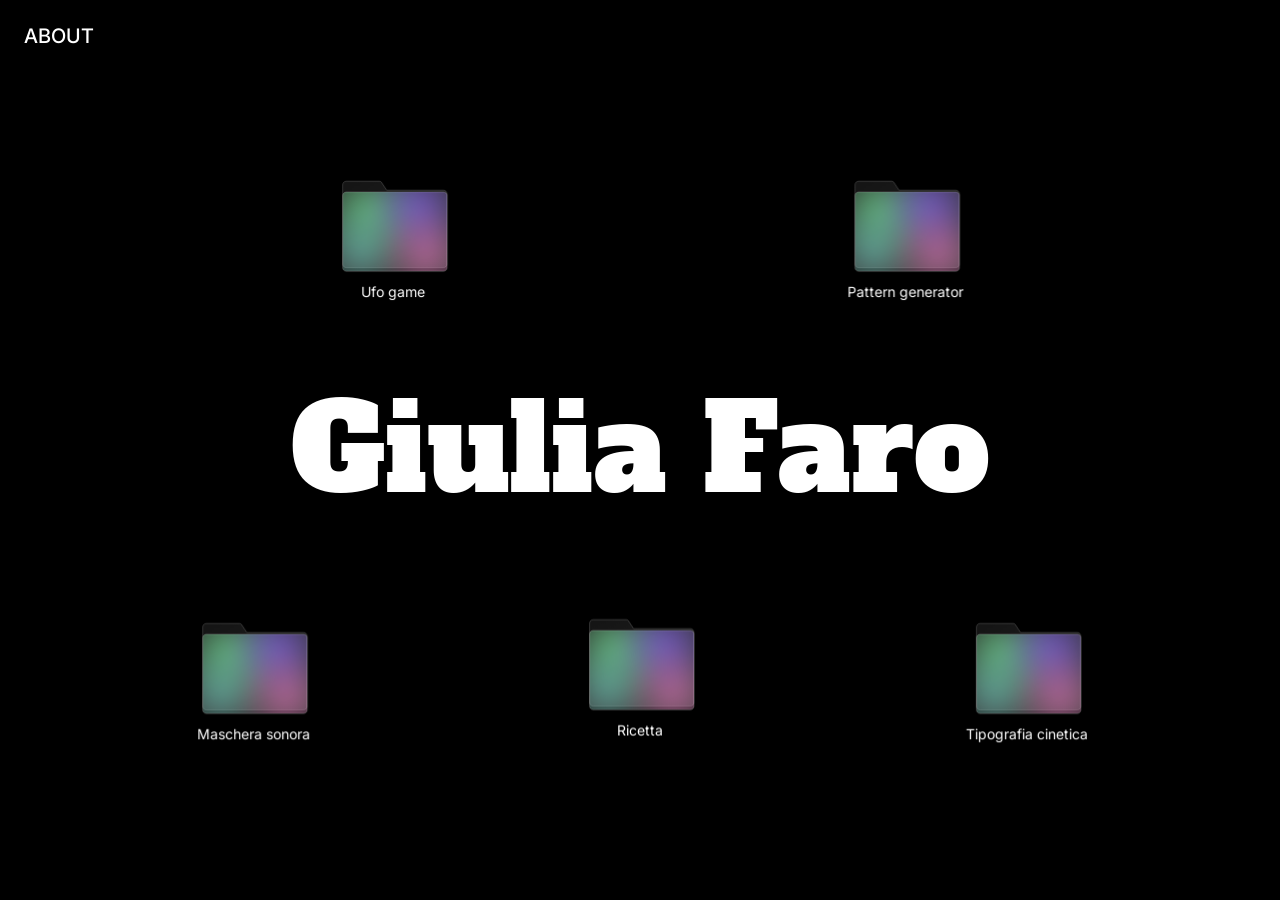
<file: index.html>
<!DOCTYPE html>
<html lang="it">
<head>
  <meta charset="UTF-8">
  <meta name="viewport" content="width=device-width, initial-scale=1.0">
  <title>Giulia Faro</title>
  <link rel="preconnect" href="https://fonts.googleapis.com">
  <link rel="preconnect" href="https://fonts.gstatic.com" crossorigin>
  <link href="https://fonts.googleapis.com/css2?family=Alfa+Slab+One&family=Inter:wght@400;500&display=swap" rel="stylesheet">
  <style>
    * {
      margin: 0;
      padding: 0;
      box-sizing: border-box;
    }

    body {
      background: #000;
      color: #fff;
      font-family: 'Inter', sans-serif;
      width: 100vw;
      height: 100vh;
      overflow: hidden;
      position: relative;
      padding: 30px;
    }

    #about {
      position: fixed;
      top: 24px;
      left: 24px;
      font-family: 'Inter', sans-serif;
      font-size: 20px;
      font-weight: 500;
      color: #fff;
      text-transform: uppercase;
      z-index: 10;
      text-decoration: none;
      cursor: pointer;
    }

    #about:hover {
      opacity: 0.6;
    }

    #title {
      position: absolute;
      top: 50%;
      left: 50%;
      transform: translate(-50%, -50%);
      font-family: 'Alfa Slab One', serif;
      font-size: clamp(48px, 10vw, 120px);
      color: #fff;
      text-align: center;
      z-index: 1;
      pointer-events: none;
      white-space: nowrap;
    }

    #folders {
      position: absolute;
      top: 0;
      left: 0;
      width: 100%;
      height: 100%;
      z-index: 5;
    }

    .folder {
      position: absolute;
      cursor: pointer;
      display: flex;
      flex-direction: column;
      align-items: center;
      gap: 2px;
      user-select: none;
      will-change: filter, transform;
    }

    .folder svg {
      width: 130px;
      height: 108px;
      display: block;
    }

    .folder-label {
      font-family: 'Inter', sans-serif;
      font-size: 14px;
      color: #fff;
      text-align: center;
      line-height: 1.2;
      max-width: 140px;
    }

    @media (max-width: 768px) {
      .folder svg {
        width: 90px;
        height: 75px;
      }
      .folder-label {
        font-size: 12px;
        max-width: 110px;
      }
    }
  </style>
</head>
<body>
  <a id="about" href="about.html">about</a>
  <div id="title">Giulia Faro</div>
  <div id="folders"></div>
  <script>
    const folders = [
      { name: 'Ufo game', path: 'marionetta 1/index.html' },
      { name: 'Maschera sonora', path: 'maschera sonora 1/index.html' },
      { name: 'Pattern generator', path: 'pattern esercizio 1/index.html' },
      { name: 'Ricetta', path: 'ricetta pasta al pesto 2 1/index.html' },
      { name: 'Tipografia cinetica', path: 'tipografia cinetica 1/index.html' },
    ];

    const folderSvg = `<svg viewBox="0 0 72 60" xmlns="http://www.w3.org/2000/svg">
      <defs>
        <filter id="blur">
          <feGaussianBlur stdDeviation="6"/>
        </filter>
        <clipPath id="folderClip">
          <path d="M8 12C8 10.8954 8.89543 10 10 10H64C65.1046 10 66 10.8954 66 12V52C66 53.1046 65.1046 54 64 54H10C8.89543 54 8 53.1046 8 52V12Z"/>
        </clipPath>
        <linearGradient id="g" x1="0" y1="0" x2="0.6" y2="1">
          <stop offset="0%" stop-color="#ffffff" stop-opacity="0.08"/>
          <stop offset="100%" stop-color="#ffffff" stop-opacity="0.14"/>
        </linearGradient>
        <radialGradient id="h1" cx="0.5" cy="0.5" r="0.5">
          <stop offset="0%" stop-color="#ff6ec7" stop-opacity="0.75">
            <animate attributeName="stop-color" values="#ff6ec7;#50ff8a;#50d0ff;#ff6ec7" dur="4s" repeatCount="indefinite"/>
          </stop>
          <stop offset="100%" stop-color="#ff6ec7" stop-opacity="0">
            <animate attributeName="stop-color" values="#ff6ec7;#50ff8a;#50d0ff;#ff6ec7" dur="4s" repeatCount="indefinite"/>
          </stop>
        </radialGradient>
        <radialGradient id="h2" cx="0.5" cy="0.5" r="0.5">
          <stop offset="0%" stop-color="#50d0ff" stop-opacity="0.7">
            <animate attributeName="stop-color" values="#50d0ff;#a050ff;#50ff8a;#50d0ff" dur="4s" repeatCount="indefinite"/>
          </stop>
          <stop offset="100%" stop-color="#50d0ff" stop-opacity="0">
            <animate attributeName="stop-color" values="#50d0ff;#a050ff;#50ff8a;#50d0ff" dur="4s" repeatCount="indefinite"/>
          </stop>
        </radialGradient>
        <radialGradient id="h3" cx="0.5" cy="0.5" r="0.5">
          <stop offset="0%" stop-color="#a050ff" stop-opacity="0.7">
            <animate attributeName="stop-color" values="#a050ff;#50ff8a;#ff6ec7;#a050ff" dur="5s" repeatCount="indefinite"/>
          </stop>
          <stop offset="100%" stop-color="#a050ff" stop-opacity="0">
            <animate attributeName="stop-color" values="#a050ff;#50ff8a;#ff6ec7;#a050ff" dur="5s" repeatCount="indefinite"/>
          </stop>
        </radialGradient>
        <radialGradient id="h4" cx="0.5" cy="0.5" r="0.5">
          <stop offset="0%" stop-color="#50ff8a" stop-opacity="0.65">
            <animate attributeName="stop-color" values="#50ff8a;#ff6ec7;#a050ff;#50ff8a" dur="3.5s" repeatCount="indefinite"/>
          </stop>
          <stop offset="100%" stop-color="#50ff8a" stop-opacity="0">
            <animate attributeName="stop-color" values="#50ff8a;#ff6ec7;#a050ff;#50ff8a" dur="3.5s" repeatCount="indefinite"/>
          </stop>
        </radialGradient>
      </defs>
      <path d="M8 6C8 4.89543 8.89543 4 10 4H28.3819C28.873 4 29.3282 4.24392 29.5902 4.64636L32.4721 9H64C65.1046 9 66 9.89543 66 11V50C66 51.1046 65.1046 52 64 52H10C8.89543 52 8 51.1046 8 50V6Z" fill="url(#g)" stroke="#ffffff" stroke-opacity="0.2" stroke-width="0.5"/>
      <path d="M8 12C8 10.8954 8.89543 10 10 10H64C65.1046 10 66 10.8954 66 12V52C66 53.1046 65.1046 54 64 54H10C8.89543 54 8 53.1046 8 52V12Z" fill="url(#g)" stroke="#ffffff" stroke-opacity="0.25" stroke-width="0.5"/>
      <g filter="url(#blur)" clip-path="url(#folderClip)">
        <circle cx="22" cy="20" r="30" fill="url(#h1)"/>
        <circle cx="50" cy="18" r="28" fill="url(#h2)"/>
        <circle cx="18" cy="42" r="26" fill="url(#h3)"/>
        <circle cx="54" cy="44" r="26" fill="url(#h4)"/>
      </g>
    </svg>`;

    const container = document.getElementById('folders');
    const titleEl = document.getElementById('title');

    const folderEls = folders.map((f) => {
      const div = document.createElement('div');
      div.className = 'folder';
      div.innerHTML = folderSvg + `<span class="folder-label">${f.name}</span>`;
      div.addEventListener('click', () => {
        window.location.href = f.path;
      });
      container.appendChild(div);
      return div;
    });

    function placeFolders() {
      const w = window.innerWidth;
      const tr = titleEl.getBoundingClientRect();
      const aboveGap = 30;
      const belowGap = 55;
      const spacing = 200;

      const aboveY = tr.top - aboveGap - 136;
      const belowY = tr.bottom + belowGap;

      const fw = 130;
      const aboveGroupW = fw * 2 + spacing;
      const belowGroupW = fw * 3 + spacing * 2;

      const aboveLeft = Math.max(30, (w - aboveGroupW) / 2);
      const belowLeft = Math.max(30, (w - belowGroupW) / 2);

      const positions = [
        { x: aboveLeft, y: aboveY },
        { x: belowLeft, y: belowY },
        { x: Math.min(w - fw - 30, aboveLeft + fw + spacing), y: aboveY },
        { x: Math.min(w - fw - 30, belowLeft + fw + spacing), y: belowY },
        { x: Math.min(w - fw - 30, belowLeft + (fw + spacing) * 2), y: belowY },
      ];

      return positions.map((p) => ({
        startX: p.x,
        startY: p.y,
      }));
    }

    const positions = placeFolders();

    const dirs = [[-1,-1],[-1,1],[1,-1],[0,1],[1,1]];

    const states = positions.map((p, i) => {
      const fw=130, fh=136, m=30, vw=innerWidth, vh=innerHeight;
      const dx=dirs[i][0], dy=dirs[i][1];
      let ax=Infinity, ay=Infinity;
      if (dx>0) ax=vw-m-(p.startX+fw);
      if (dx<0) ax=p.startX-m;
      if (dy>0) ay=vh-m-(p.startY+fh);
      if (dy<0) ay=p.startY-m;
      if (i===3) {
        const tr=titleEl.getBoundingClientRect();
        const up = p.startY - (tr.bottom + 5);
        const down = vh - m - (p.startY + fh);
        ay = Math.min(up + 20, down);
      }
      if (dy < 0 && (i === 0 || i === 2)) {
        ay = Math.min(ay, p.startY - 60);
      }
      if (dx < 0 && i === 0) {
        ax = Math.min(ax, p.startX - 100);
      }
      return { sx:p.startX, sy:p.startY + (i===3 ? 20 : 0), dx, dy, ax:dx===0?0:Math.max(6,ax), ay:Math.max(6,ay), scale:1, offX:0, offY:0 };
    });

    let hoveredIndex = -1;
    let frozenX = 0, frozenY = 0;

    folderEls.forEach((el, i) => {
      el.style.transform = `translate(${states[i].sx}px, ${states[i].sy}px)`;
      el.addEventListener('mouseenter', () => {
        if (hoveredIndex === i) return;
        const t = performance.now() / 1000;
        const p = Math.sin(t * 0.45) ** 2;
        const st = states[i];
        frozenX = st.sx + st.dx * st.ax * p + st.offX;
        frozenY = st.sy + st.dy * st.ay * p + st.offY;
        st.offX = 0;
        st.offY = 0;
        hoveredIndex = i;
      });
      el.addEventListener('mouseleave', () => {
        if (hoveredIndex !== i) return;
        const t = performance.now() / 1000;
        const p = Math.sin(t * 0.45) ** 2;
        const st = states[i];
        st.offX = frozenX - (st.sx + st.dx * st.ax * p);
        st.offY = frozenY - (st.sy + st.dy * st.ay * p);
        hoveredIndex = -1;
      });
    });

    function animate(time) {
      const t = time / 1000;
      const p = Math.sin(t * 0.45) ** 2;
      folderEls.forEach((el, i) => {
        const st = states[i];
        const isHovered = i === hoveredIndex;
        st.scale += ((isHovered ? 1.18 : 1) - st.scale) * 0.12;
        if (isHovered) {
          el.style.transform = `translate(${frozenX}px, ${frozenY}px) scale(${st.scale})`;
        } else {
          if (Math.abs(st.offX) > 0.1 || Math.abs(st.offY) > 0.1) {
            st.offX *= 0.95;
            st.offY *= 0.95;
          } else {
            st.offX = 0;
            st.offY = 0;
          }
          const x = st.sx + st.dx * st.ax * p + st.offX;
          const y = st.sy + st.dy * st.ay * p + st.offY;
          el.style.transform = `translate(${x}px, ${y}px) scale(${st.scale})`;
        }
      });
      requestAnimationFrame(animate);
    }

    requestAnimationFrame(animate);

    window.addEventListener('resize', () => {
      const newPos = placeFolders();
      const vw=innerWidth, vh=innerHeight;
      newPos.forEach((p, i) => {
        const fw=130, fh=136, m=30;
        const dx=states[i].dx, dy=states[i].dy;
        states[i].sx = p.startX;
        states[i].sy = p.startY + (i===3 ? 20 : 0);
        let ax=Infinity, ay=Infinity;
        if (dx>0) ax=vw-m-(p.startX+fw);
        if (dx<0) ax=p.startX-m;
        if (dy>0) ay=vh-m-(p.startY+fh);
        if (dy<0) ay=p.startY-m;
        if (i===3) {
          const tr=titleEl.getBoundingClientRect();
          ay=Math.min(p.startY-(tr.bottom+5), vh-m-(p.startY+fh));
        }
        if (dy < 0 && (i === 0 || i === 2)) {
          ay = Math.min(ay, p.startY - 60);
        }
        if (dx < 0 && i === 0) {
        ax = Math.min(ax, p.startX - 100);
        }
        states[i].ax = dx===0?0:Math.max(6,ax);
        states[i].ay = Math.max(6, ay + (i===3 ? 20 : 0));
      });
    });
  </script>
</body>
</html>
</file>
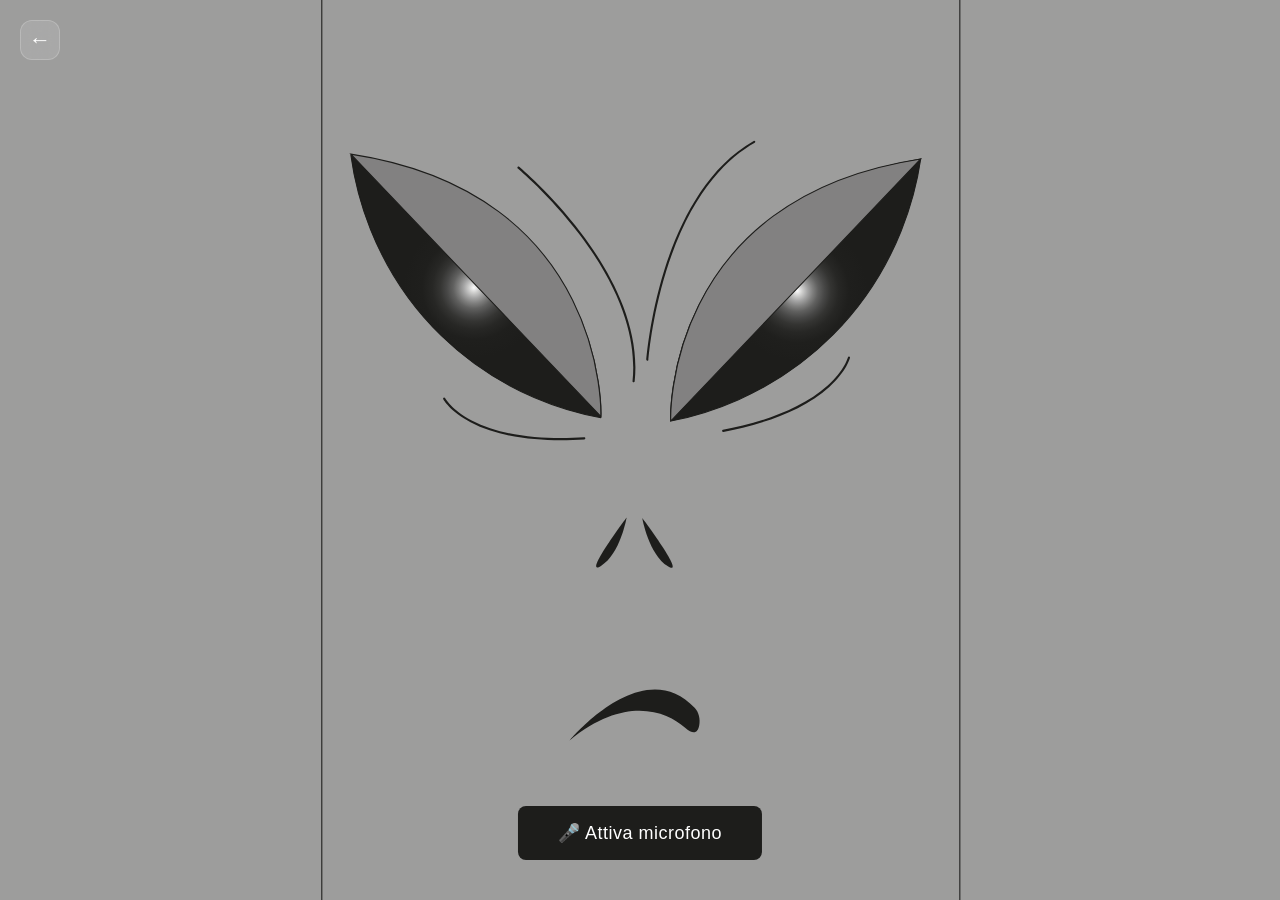
<file: maschera sonora 1/index.html>
<!DOCTYPE html>
<html lang="it">
<head>
<meta charset="UTF-8">
<meta name="viewport" content="width=device-width, initial-scale=1.0">
<title>Maschera Sonora</title>
<style>
* { margin: 0; padding: 0; box-sizing: border-box; }
html, body { width: 100%; height: 100%; overflow: hidden; background: #9d9d9c; }
#container {
  display: flex; align-items: center; justify-content: center;
  width: 100%; height: 100%; position: relative;
}
#container svg { width: 100%; height: 100%; max-height: 100vh; }
#micButton {
  position: absolute; bottom: 40px; left: 50%; transform: translateX(-50%);
  padding: 16px 40px; font-size: 18px; font-family: 'Helvetica Neue', Arial, sans-serif;
  background: #1d1d1b; color: #fff; border: none; border-radius: 8px;
  cursor: pointer; letter-spacing: 0.5px; transition: opacity 0.3s, transform 0.2s;
  z-index: 10;
}
#micButton:hover { opacity: 0.85; transform: translateX(-50%) scale(1.03); }
#micButton:active { transform: translateX(-50%) scale(0.97); }
#micButton:disabled { opacity: 0.3; cursor: not-allowed; }
#status {
  position: absolute; bottom: 100px; left: 50%; transform: translateX(-50%);
  font-family: 'Helvetica Neue', Arial, sans-serif; font-size: 14px;
  color: #1d1d1b; opacity: 0; transition: opacity 0.4s; z-index: 10;
  text-align: center; background: rgba(255,255,255,0.6); padding: 8px 16px;
  border-radius: 6px;
}
#status.visible { opacity: 1; }
.back-btn {
  position: fixed;
  top: 20px;
  left: 20px;
  z-index: 9999;
  width: 40px;
  height: 40px;
  display: flex;
  align-items: center;
  justify-content: center;
  background: rgba(255,255,255,0.12);
  backdrop-filter: blur(8px);
  -webkit-backdrop-filter: blur(8px);
  border: 1px solid rgba(255,255,255,0.2);
  border-radius: 12px;
  color: #fff;
  font-size: 22px;
  text-decoration: none;
  transition: background 0.2s, transform 0.2s;
}
.back-btn:hover {
  background: rgba(255,255,255,0.25);
  transform: scale(1.12);
}
</style>
</head>
<body>
<div id="container">
  <svg xmlns="http://www.w3.org/2000/svg" viewBox="0 0 595.28 841.89">
    <defs>
      <style>
        .st0 { fill: #1d1d1b; }
        .st1 { fill: url(#grad2); }
        .st1, .st2, .st3, .st4 { stroke: #1d1d1b; stroke-miterlimit: 10; }
        .st2 { fill: url(#grad1); }
        .st3 { fill: #9d9d9c; }
        .st4 { fill: #828181; }
      </style>
      <radialGradient id="grad1" cx="444.83" cy="272.12" r="120.99" gradientUnits="userSpaceOnUse">
        <stop offset="0" stop-color="#fff"/>
        <stop offset="0" stop-color="#fbfbfb"/>
        <stop offset=".04" stop-color="#cdcdcc"/>
        <stop offset=".08" stop-color="#a3a3a3"/>
        <stop offset=".12" stop-color="#7f7f7e"/>
        <stop offset=".16" stop-color="#60605f"/>
        <stop offset=".21" stop-color="#474746"/>
        <stop offset=".26" stop-color="#343432"/>
        <stop offset=".32" stop-color="#272725"/>
        <stop offset=".4" stop-color="#1f1f1d"/>
        <stop offset=".54" stop-color="#1d1d1b"/>
      </radialGradient>
      <radialGradient id="grad2" cx="572.75" cy="269.22" r="121.29" gradientTransform="translate(714.99) rotate(-180) scale(1 -1)" xlink:href="#grad1"/>
    </defs>
    <g id="sfondo">
      <rect class="st3" x="-.02" y="-.9" width="596.84" height="846.68"/>
    </g>
    <g id="occhi">
      <path id="eyeLeft" class="st2" d="M326.4,393.87s-9.5-203.39,233.8-245.21c-3.63,25.07-17.76,99.89-81.91,164.41-58.96,59.3-126.3,75.85-151.9,80.8Z"/>
      <path id="eyeRight" class="st1" d="M261.09,390.8s9.5-203.39-233.8-245.21c3.33,24.57,17.12,102.88,84.54,168.47,58.05,56.47,123.5,72.02,149.27,76.74Z"/>
      <path id="eyeline1" class="st0" d="M304.5,337.37s-.05,0-.07,0c-.55-.04-.96-.52-.92-1.07.03-.39,2.98-39.05,16.76-83.33,12.74-40.93,37.6-95.18,83.72-121.17.48-.27,1.09-.1,1.36.38.27.48.1,1.09-.38,1.36-25.13,14.16-59.9,46.47-82.78,119.98-13.72,44.06-16.66,82.53-16.68,82.92-.04.53-.48.93-1,.93Z"/>
      <path id="eyeline2" class="st0" d="M291.66,357.54s-.07,0-.11,0c-.55-.06-.95-.55-.89-1.1,3.08-28.68-3.02-75.75-49.56-137.08-27.89-36.76-57.5-61.5-57.8-61.75-.42-.35-.48-.98-.13-1.41.35-.42.98-.48,1.41-.13.3.25,30.06,25.11,58.09,62.05,25.92,34.15,55.63,85.9,49.98,138.54-.05.51-.49.89-.99.89Z"/>
      <path id="eyeline3" class="st0" d="M375.43,404.03c-.47,0-.89-.33-.98-.82-.1-.54.25-1.07.8-1.17,30.04-5.64,71.43-17.4,97.98-41.4,15.84-14.31,18.9-26.37,18.92-26.49.13-.54.67-.87,1.21-.74.54.13.87.67.74,1.2-.12.51-3.16,12.65-19.37,27.36-26.89,24.41-68.74,36.33-99.12,42.03-.06.01-.12.02-.19.02Z"/>
      <path id="eyeline4" class="st0" d="M223.29,411.8c-27.42,0-59.23-3.61-84.19-16.77-19.36-10.21-25.33-21.21-25.57-21.68-.26-.49-.07-1.09.42-1.35.49-.26,1.09-.07,1.35.41.06.11,6.02,11.02,24.92,20.94,31.7,16.63,74.71,17.71,105.21,15.69.56-.04,1.03.38,1.06.93.04.55-.38,1.03-.93,1.06-6.88.46-14.4.75-22.27.75Z"/>
      <path id="eyelid1" class="st4" d="M326.4,393.87s-7.44-208.5,233.8-245.21l-233.8,245.21Z"/>
      <path id="eyelid2" class="st4" d="M260.95,389.4s7.44-208.5-233.8-245.21l233.8,245.21Z"/>
    </g>
    <g id="bocca">
      <path id="mouth" class="st0" d="M232,692.35s68.26-82.35,116.97-30.11c3.61,3.87,5.31,10.43,4.02,16.73-1.14,5.61-4.48,9.56-13.43,1.59-17.18-15.3-55.72-30.49-107.57,11.78Z"/>
    </g>
    <g id="naso">
      <path id="nose1" class="st0" d="M285.12,484.15s-42.06,56.13-24.03,45.22c18.03-10.92,24.03-45.22,24.03-45.22Z"/>
      <path id="nose2" class="st0" d="M299.72,484.55s42.06,56.13,24.03,45.22c-18.03-10.92-24.03-45.22-24.03-45.22Z"/>
    </g>
  </svg>

  <button id="micButton">🎤 Attiva microfono</button>
  <div id="status"></div>
</div>

<svg id="pathSampler" style="position:absolute;left:-9999px;top:-9999px;visibility:hidden;" aria-hidden="true">
  <path id="closedMouthPath" d="M232,692.35s68.26-82.35,116.97-30.11c3.61,3.87,5.31,10.43,4.02,16.73-1.14,5.61-4.48,9.56-13.43,1.59-17.18-15.3-55.72-30.49-107.57,11.78Z"/>
  <path id="openMouthPath" d="M235,689.92c-9.91-4.77-18.67-8.99-24.9-18.2-14.53-21.5-6-56.46,9.84-75.44,31.51-37.75,113.3-37.82,150.87,6.56,32.84,38.79,26.93,105.67,3.28,118.07-14.89,7.81-24.23-12.58-73.15-19.08-25.61-3.4-41.79-.3-65.93-11.92Z"/>
  <path id="closedEyelid1Path" d="M326.4,393.87s-7.44-208.5,233.8-245.21l-233.8,245.21Z"/>
  <path id="closedEyelid2Path" d="M260.95,389.4s7.44-208.5-233.8-245.21l233.8,245.21Z"/>
  <path id="openEyelid1Path" d="M326.68,394.28s-7.44-208.5,233.8-245.21c-28.89,8.13-95.64,31.12-153.94,94.1-54.42,58.8-73.11,121.81-79.87,151.11Z"/>
  <path id="openEyelid2Path" d="M261.22,389.8s7.44-208.5-233.8-245.21c29.92,9.38,93,33.55,149.69,93.56,55.44,58.67,76.19,121.36,84.12,151.65Z"/>
  <path id="closedEyeLeftPath" d="M326.4,393.87s-9.5-203.39,233.8-245.21c-3.63,25.07-17.76,99.89-81.91,164.41-58.96,59.3-126.3,75.85-151.9,80.8Z"/>
  <path id="openEyeLeftPath" d="M326.4,393.87s-9.5-203.39,233.8-245.21c1.71,8.64,19.68,108.9-54.93,185.24-72.39,74.07-169.19,61.41-178.88,59.97Z"/>
  <path id="closedEyeRightPath" d="M261.09,390.8s9.5-203.39-233.8-245.21c3.33,24.57,17.12,102.88,84.54,168.47,58.05,56.47,123.5,72.02,149.27,76.74Z"/>
  <path id="openEyeRightPath" d="M261.09,390.8s9.5-203.39-233.8-245.21c-1.99,9.08-21.31,105.4,48.34,181.74,73.44,80.5,178.19,64.69,185.47,63.46Z"/>
  <path id="closedEyeline1Path" d="M304.5,337.37s-.05,0-.07,0c-.55-.04-.96-.52-.92-1.07.03-.39,2.98-39.05,16.76-83.33,12.74-40.93,37.6-95.18,83.72-121.17.48-.27,1.09-.1,1.36.38.27.48.1,1.09-.38,1.36-25.13,14.16-59.9,46.47-82.78,119.98-13.72,44.06-16.66,82.53-16.68,82.92-.04.53-.48.93-1,.93Z"/>
  <path id="openEyeline1Path" d="M305.6,345.18s-.05,0-.07,0c-.55-.04-.96-.52-.92-1.07.03-.39,2.98-39.05,16.76-83.33,12.74-40.93,37.6-95.18,83.72-121.16.48-.27,1.09-.1,1.36.38.27.48.1,1.09-.38,1.36-25.13,14.16-59.9,46.47-82.78,119.98-13.72,44.06-16.66,82.53-16.68,82.92-.04.53-.48.93-1,.93Z"/>
  <path id="closedEyeline2Path" d="M291.66,357.54s-.07,0-.11,0c-.55-.06-.95-.55-.89-1.1,3.08-28.68-3.02-75.75-49.56-137.08-27.89-36.76-57.5-61.5-57.8-61.75-.42-.35-.48-.98-.13-1.41.35-.42.98-.48,1.41-.13.3.25,30.06,25.11,58.09,62.05,25.92,34.15,55.63,85.9,49.98,138.54-.05.51-.49.89-.99.89Z"/>
  <path id="openEyeline2Path" d="M285.47,361.3s-.07,0-.11,0c-.55-.06-.95-.55-.89-1.1,3.08-28.68-3.02-75.75-49.56-137.08-27.89-36.76-57.5-61.5-57.8-61.75-.42-.35-.48-.98-.13-1.41.35-.42.98-.48,1.41-.13.3.25,30.06,25.11,58.09,62.05,25.92,34.15,55.63,85.9,49.98,138.54-.05.51-.49.89-.99.89Z"/>
  <path id="closedEyeline3Path" d="M375.43,404.03c-.47,0-.89-.33-.98-.82-.1-.54.25-1.07.8-1.17,30.04-5.64,71.43-17.4,97.98-41.4,15.84-14.31,18.9-26.37,18.92-26.49.13-.54.67-.87,1.21-.74.54.13.87.67.74,1.2-.12.51-3.16,12.65-19.37,27.36-26.89,24.41-68.74,36.33-99.12,42.03-.06.01-.12.02-.19.02Z"/>
  <path id="openEyeline3Path" d="M410.02,405.89c-.47,0-.89-.33-.98-.82-.1-.54.25-1.07.8-1.17,30.04-5.64,71.43-17.4,97.98-41.4,15.84-14.31,18.9-26.37,18.92-26.49.13-.54.67-.87,1.21-.74.54.13.87.67.74,1.2-.12.51-3.16,12.65-19.37,27.36-26.89,24.41-68.74,36.33-99.12,42.03-.06.01-.12.02-.19.02Z"/>
  <path id="closedEyeline4Path" d="M223.29,411.8c-27.42,0-59.23-3.61-84.19-16.77-19.36-10.21-25.33-21.21-25.57-21.68-.26-.49-.07-1.09.42-1.35.49-.26,1.09-.07,1.35.41.06.11,6.02,11.02,24.92,20.94,31.7,16.63,74.71,17.71,105.21,15.69.56-.04,1.03.38,1.06.93.04.55-.38,1.03-.93,1.06-6.88.46-14.4.75-22.27.75Z"/>
  <path id="openEyeline4Path" d="M195.65,411.16c-27.42,0-59.23-3.61-84.19-16.77-19.36-10.21-25.33-21.21-25.57-21.68-.26-.49-.07-1.09.42-1.35.49-.26,1.09-.07,1.35.41.06.11,6.02,11.02,24.92,20.94,31.7,16.63,74.71,17.71,105.21,15.69.56-.04,1.03.38,1.06.93.04.55-.38,1.03-.93,1.06-6.88.46-14.4.75-22.27.75Z"/>
  <path id="closedNose1Path" d="M285.12,484.15s-42.06,56.13-24.03,45.22c18.03-10.92,24.03-45.22,24.03-45.22Z"/>
  <path id="openNose1Path" d="M285.12,484.15c-26.76,34.47-30.36,44.24-28.17,46.41,2.22,2.2,10.93-2.96,15.69-7.01,16.47-13.99,12.8-37.54,12.48-39.4Z"/>
  <path id="closedNose2Path" d="M299.72,484.55s42.06,56.13,24.03,45.22c-18.03-10.92-24.03-45.22-24.03-45.22Z"/>
  <path id="openNose2Path" d="M299.72,484.55c18.65,21.43,32.7,40.74,28.17,46.41-2.44,3.05-9.56,1.27-13.28-.4-12.3-5.52-18.96-23.95-14.9-46.01Z"/>
</svg>

<script>
const SAMPLE_POINTS = 40
const VIBRATION_SCALE = 6

let audioCtx = null
let analyser = null
let source = null
let stream = null
let animating = false
let noisePhase = 0
let talkPhase = 0
let lowSmoothed = 0, midSmoothed = 0, highSmoothed = 0, totalSmoothed = 0
let mouthOpenness = 0, linearOpenness = 0

const mouthEl = document.getElementById('mouth')
const eyelid1El = document.getElementById('eyelid1')
const eyelid2El = document.getElementById('eyelid2')
const eyeLeftEl = document.getElementById('eyeLeft')
const eyeRightEl = document.getElementById('eyeRight')
const eyelineEls = [
  document.getElementById('eyeline1'),
  document.getElementById('eyeline2'),
  document.getElementById('eyeline3'),
  document.getElementById('eyeline4')
]
const noseEls = [
  document.getElementById('nose1'),
  document.getElementById('nose2')
]
const micButton = document.getElementById('micButton')
const statusEl = document.getElementById('status')
const closedPathEl = document.getElementById('closedMouthPath')
const openPathEl = document.getElementById('openMouthPath')

let cachedClosedPts = []
let cachedOpenPts = []
let cachedClosedEyelid = [[], []]
let cachedOpenEyelid = [[], []]
let cachedClosedEyes = [[], []]
let cachedOpenEyes = [[], []]
let cachedClosedEyelines = [[], [], [], []]
let cachedOpenEyelines = [[], [], [], []]
let cachedClosedNose = [[], []]
let cachedOpenNose = [[], []]

function samplePath(pathEl, n) {
  const len = pathEl.getTotalLength()
  const pts = []
  for (let i = 0; i < n; i++) {
    const pt = pathEl.getPointAtLength((i / (n - 1)) * len)
    pts.push({ x: pt.x, y: pt.y })
  }
  return pts
}

function interpolatePoints(closed, open, t) {
  return closed.map((p, i) => ({
    x: p.x + (open[i].x - p.x) * t,
    y: p.y + (open[i].y - p.y) * t
  }))
}

function addVibrations(pts, intensity, jitter, phase) {
  const scale = intensity * VIBRATION_SCALE
  return pts.map((p, i) => {
    const angle = phase + i * 0.5 + jitter * i * 0.1
    const dx = Math.sin(angle) * scale + (Math.random() - 0.5) * jitter * 2
    const dy = Math.cos(angle * 1.3) * scale + (Math.random() - 0.5) * jitter * 2
    return { x: p.x + dx, y: p.y + dy }
  })
}

function pointsToPath(pts) {
  const n = pts.length
  let d = `M${pts[0].x},${pts[0].y}`
  for (let i = 0; i < n; i++) {
    const p0 = pts[(i - 1 + n) % n]
    const p1 = pts[i]
    const p2 = pts[(i + 1) % n]
    const p3 = pts[(i + 2) % n]
    const cp1x = p1.x + (p2.x - p0.x) / 6
    const cp1y = p1.y + (p2.y - p0.y) / 6
    const cp2x = p2.x - (p3.x - p1.x) / 6
    const cp2y = p2.y - (p3.y - p1.y) / 6
    d += `C${cp1x},${cp1y} ${cp2x},${cp2y} ${p2.x},${p2.y}`
  }
  d += 'Z'
  return d
}

function showStatus(msg, isError) {
  statusEl.textContent = msg
  statusEl.className = 'visible'
  if (isError) statusEl.style.color = '#c00'
  else statusEl.style.color = '#1d1d1b'
}

function hideStatus() {
  statusEl.className = ''
  statusEl.textContent = ''
}

function initPaths() {
  cachedClosedPts = samplePath(closedPathEl, SAMPLE_POINTS)
  cachedOpenPts = samplePath(openPathEl, SAMPLE_POINTS)

  const eyelidIds = ['Eyelid1', 'Eyelid2']
  cachedClosedEyelid = eyelidIds.map(id => samplePath(document.getElementById('closed' + id + 'Path'), SAMPLE_POINTS))
  cachedOpenEyelid = eyelidIds.map(id => samplePath(document.getElementById('open' + id + 'Path'), SAMPLE_POINTS))

  const eyeIds = ['EyeLeft', 'EyeRight']
  cachedClosedEyes = eyeIds.map(id => samplePath(document.getElementById('closed' + id + 'Path'), SAMPLE_POINTS))
  cachedOpenEyes = eyeIds.map(id => samplePath(document.getElementById('open' + id + 'Path'), SAMPLE_POINTS))

  const lineIds = ['Eyeline1', 'Eyeline2', 'Eyeline3', 'Eyeline4']
  cachedClosedEyelines = lineIds.map(id => samplePath(document.getElementById('closed' + id + 'Path'), SAMPLE_POINTS))
  cachedOpenEyelines = lineIds.map(id => samplePath(document.getElementById('open' + id + 'Path'), SAMPLE_POINTS))

  const noseIds = ['Nose1', 'Nose2']
  cachedClosedNose = noseIds.map(id => samplePath(document.getElementById('closed' + id + 'Path'), SAMPLE_POINTS))
  cachedOpenNose = noseIds.map(id => samplePath(document.getElementById('open' + id + 'Path'), SAMPLE_POINTS))
}

async function setupAudio() {
  try {
    stream = await navigator.mediaDevices.getUserMedia({ audio: true })
    audioCtx = new (window.AudioContext || window.webkitAudioContext)()
    analyser = audioCtx.createAnalyser()
    analyser.fftSize = 256
    source = audioCtx.createMediaStreamSource(stream)
    source.connect(analyser)
    micButton.textContent = '🎤 Microfono attivo'
    micButton.disabled = true
    hideStatus()
    if (!animating) {
      animating = true
      animate()
    }
  } catch (err) {
    showStatus('Impossibile accedere al microfono. Controlla le autorizzazioni e riprova.', true)
    micButton.textContent = '🎤 Riprova'
    micButton.disabled = false
    console.error('Mic error:', err)
  }
}

function animate() {
  if (!analyser) {
    requestAnimationFrame(animate)
    return
  }

  const data = new Uint8Array(analyser.frequencyBinCount)
  analyser.getByteFrequencyData(data)

  const n = data.length
  let lowSum = 0, midSum = 0, highSum = 0, totalSum = 0
  const lowEnd = Math.floor(n * 0.15)
  const midEnd = Math.floor(n * 0.5)
  for (let i = 0; i < n; i++) {
    totalSum += data[i]
    if (i < lowEnd) lowSum += data[i]
    else if (i < midEnd) midSum += data[i]
    else highSum += data[i]
  }
  const low = lowSum / lowEnd / 255
  const mid = midSum / (midEnd - lowEnd) / 255
  const high = highSum / (n - midEnd) / 255
  const total = totalSum / n / 255

  lowSmoothed += (low - lowSmoothed) * 0.35
  midSmoothed += (mid - midSmoothed) * 0.45
  highSmoothed += (high - highSmoothed) * 0.55
  totalSmoothed += (total - totalSmoothed) * 0.4

  const active = lowSmoothed > 0.03 || midSmoothed > 0.04

  // Mouth: driven by low + mid, asymmetric attack/decay
  const rawMouth = Math.min(1, lowSmoothed * 2.5 + midSmoothed * 1.2)
  if (rawMouth > mouthOpenness) {
    mouthOpenness += (rawMouth - mouthOpenness) * 0.7
  } else {
    mouthOpenness += (rawMouth - mouthOpenness) * 0.25
  }

  // Speech oscillation on mouth only
  if (active) {
    talkPhase += 0.04 + midSmoothed * 0.08
    const wobble = 0.35 + 0.65 * (0.5 + 0.5 * Math.sin(talkPhase))
    mouthOpenness *= wobble
  } else {
    talkPhase *= 0.95
  }

  // Other features: linear interpolation from total volume
  linearOpenness += (Math.min(1, totalSmoothed * 2.5) - linearOpenness) * 0.35

  noisePhase += 0.3 + midSmoothed * 0.5

  const features = [
    { pts: interpolatePoints(cachedClosedPts, cachedOpenPts, mouthOpenness), el: mouthEl, vib: 1 },
    { pts: interpolatePoints(cachedClosedEyelid[0], cachedOpenEyelid[0], linearOpenness), el: eyelid1El, vib: 0 },
    { pts: interpolatePoints(cachedClosedEyelid[1], cachedOpenEyelid[1], linearOpenness), el: eyelid2El, vib: 0 },
    { pts: interpolatePoints(cachedClosedEyes[0], cachedOpenEyes[0], linearOpenness), el: eyeLeftEl, vib: 0 },
    { pts: interpolatePoints(cachedClosedEyes[1], cachedOpenEyes[1], linearOpenness), el: eyeRightEl, vib: 0 },
  ]

  for (let i = 0; i < 4; i++) {
    features.push({ pts: interpolatePoints(cachedClosedEyelines[i], cachedOpenEyelines[i], linearOpenness), el: eyelineEls[i], vib: 0 })
  }
  for (let i = 0; i < 2; i++) {
    features.push({ pts: interpolatePoints(cachedClosedNose[i], cachedOpenNose[i], linearOpenness), el: noseEls[i], vib: 0 })
  }

  for (const f of features) {
    let pts = f.pts
    if (f.vib > 0 && mouthOpenness > 0.01) {
      pts = addVibrations(pts, mouthOpenness * f.vib, highSmoothed * f.vib, noisePhase)
    }
    f.el.setAttribute('d', pointsToPath(pts))
  }

  if (linearOpenness > 0.02) {
    eyeLeftEl.setAttribute('fill', '#e53935')
    eyeRightEl.setAttribute('fill', '#e53935')
  } else {
    eyeLeftEl.removeAttribute('fill')
    eyeRightEl.removeAttribute('fill')
  }

  requestAnimationFrame(animate)
}

micButton.addEventListener('click', () => {
  micButton.disabled = true
  micButton.textContent = '⏳ Richiesta in corso...'
  setupAudio()
})

initPaths()
animating = true
animate()
</script>
<a href="../index.html" class="back-btn">←</a>
</body>
</html>
</file>
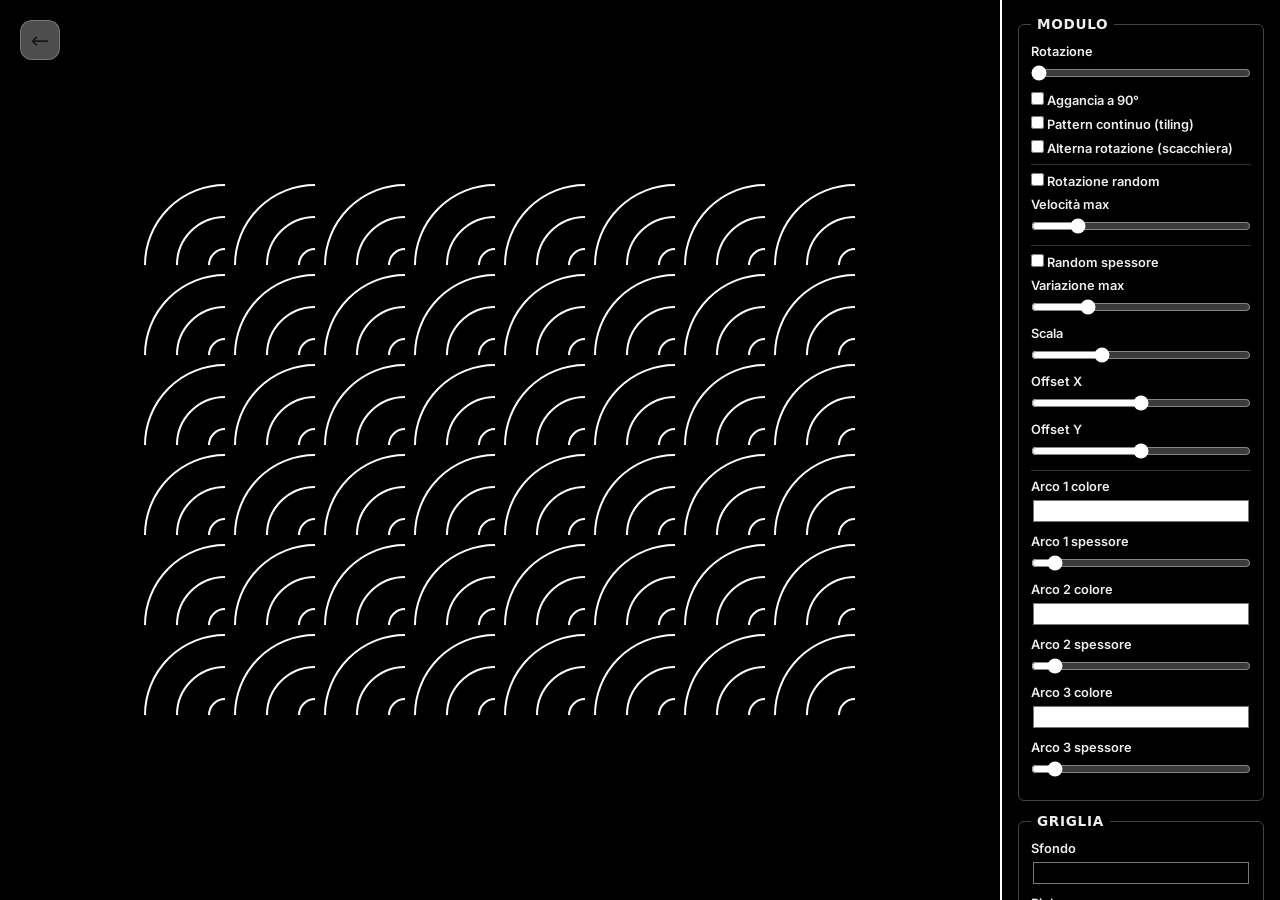
<file: pattern esercizio 1/index.html>
<!DOCTYPE html>
<html lang="it">
<head>
  <meta charset="UTF-8">
  <meta name="viewport" content="width=device-width, initial-scale=1.0">
  <title>Pattern Generator</title>
  <link rel="preconnect" href="https://fonts.googleapis.com">
  <link rel="preconnect" href="https://fonts.gstatic.com" crossorigin>
  <link href="https://fonts.googleapis.com/css2?family=Inter:wght@400;500;600&display=swap" rel="stylesheet">
  <link rel="stylesheet" href="style.css">
  <style>
    * { margin:0; padding:0; box-sizing:border-box; }
    body { font-family:system-ui,sans-serif; background:#1a1a1a; color:#eee; overflow:hidden; height:100vh; }
    #app { display:flex; flex-direction:row; height:100vh; }
    #canvas { flex:1; display:block; min-width:0; min-height:0; }
    #controls { width:280px; flex-shrink:0; background:#000; padding:16px; overflow-y:auto; border-left:2px solid #fff; }
    fieldset { border:1px solid #444; border-radius:6px; padding:12px; margin-bottom:12px; }
    legend { padding:0 6px; font-weight:600; font-size:0.85rem; text-transform:uppercase; letter-spacing:.05em; }
    label { display:block; font-family:'Inter',sans-serif; font-size:0.8rem; font-weight:600; margin-bottom:8px; }
    label input[type="range"] { width:100%; margin-top:6px; cursor:pointer; accent-color:#fff; }
    label input[type="color"] { display:block; margin-top:2px; border:none; background:none; width:100%; height:30px; cursor:pointer; }
    hr { border:none; border-top:1px solid #333; margin:8px 0; }
    button { width:100%; padding:8px; background:#3a3a3a; color:#eee; border:1px solid #555; border-radius:4px; cursor:pointer; font-size:0.85rem; }
    button:hover { background:#4a4a4a; }
    #selectedModuleControls { border-color:#6af; }
    #selectedModuleControls p { color:#6af; }
    .attractor-item { display:flex; gap:6px; align-items:center; margin-top:8px; font-size:0.8rem; }
    .attractor-item input[type="number"] { width:60px; padding:3px; background:#333; color:#eee; border:1px solid #555; border-radius:3px; }
    .attractor-item button { width:auto; padding:3px 8px; background:#502; border-color:#a33; }
    .back-btn {
      position: fixed;
      top: 20px;
      left: 20px;
      z-index: 9999;
      width: 40px;
      height: 40px;
      display: flex;
      align-items: center;
      justify-content: center;
      background: rgba(255,255,255,0.3);
      border: 1px solid rgba(255,255,255,0.25);
      border-radius: 12px;
      color: #1a1a1a;
      font-size: 22px;
      text-decoration: none;
    }
    .back-btn:hover {
      background: rgba(255,255,255,0.5);
    }
  </style>
</head>
<body>
  <div id="app">
    <canvas id="canvas"></canvas>
    <aside id="controls">
      <fieldset>
        <legend>Modulo</legend>
        <label>Rotazione <input type="range" id="rotation" min="0" max="360" value="0"></label>
        <label><input type="checkbox" id="snap90"> Aggancia a 90°</label>
        <label><input type="checkbox" id="tilingMode"> Pattern continuo (tiling)</label>
        <label><input type="checkbox" id="alternateRotation"> Alterna rotazione (scacchiera)</label>
        <hr>
        <label><input type="checkbox" id="randomRotation"> Rotazione random</label>
        <label>Velocità max <input type="range" id="randomSpeed" min="0.1" max="10" step="0.1" value="2"></label>
        <hr>
        <label><input type="checkbox" id="randomStroke"> Random spessore</label>
        <label>Variazione max <input type="range" id="maxStrokeVar" min="0.5" max="15" step="0.5" value="4"></label>
        <label>Scala <input type="range" id="scale" min="0.1" max="3" step="0.01" value="1"></label>
        <label>Offset X <input type="range" id="offsetX" min="-100" max="100" value="0"></label>
        <label>Offset Y <input type="range" id="offsetY" min="-100" max="100" value="0"></label>
        <hr>
        <label>Arco 1 colore <input type="color" id="color1" value="#ffffff"></label>
        <label>Arco 1 spessore <input type="range" id="stroke1" min="0.5" max="20" step="0.5" value="2"></label>
        <label>Arco 2 colore <input type="color" id="color2" value="#ffffff"></label>
        <label>Arco 2 spessore <input type="range" id="stroke2" min="0.5" max="20" step="0.5" value="2"></label>
        <label>Arco 3 colore <input type="color" id="color3" value="#ffffff"></label>
        <label>Arco 3 spessore <input type="range" id="stroke3" min="0.5" max="20" step="0.5" value="2"></label>
      </fieldset>
      <fieldset>
        <legend>Griglia</legend>
        <label>Sfondo <input type="color" id="bgColor" value="#000000"></label>
        <label>Righe <input type="range" id="rows" min="1" max="20" value="6"></label>
        <label>Colonne <input type="range" id="cols" min="1" max="20" value="8"></label>
        <label>Modulo (px) <input type="range" id="moduleSize" min="20" max="200" value="80"></label>
        <label>Gutter <input type="range" id="gutter" min="0" max="50" value="10"></label>
      </fieldset>
      <fieldset id="selectedModuleControls" style="display:none">
        <legend>Modulo selezionato</legend>
        <p id="selectedModuleLabel" style="font-size:0.8rem;margin-bottom:6px;"></p>
        <label>Rotazione individuale <input type="range" id="perModuleRotation" min="0" max="360" value="0"></label>
      </fieldset>
      <fieldset>
        <legend>Attrattori</legend>
        <button id="addAttractor">+ Aggiungi attrattore</button>
        <div id="attractorList"></div>
      </fieldset>
    </aside>
  </div>
  <script src="module.js"></script>
  <script src="grid.js"></script>
  <script src="controls.js"></script>
  <script src="script.js"></script>
  <a href="../index.html" class="back-btn">←</a>
</body>
</html>
</file>
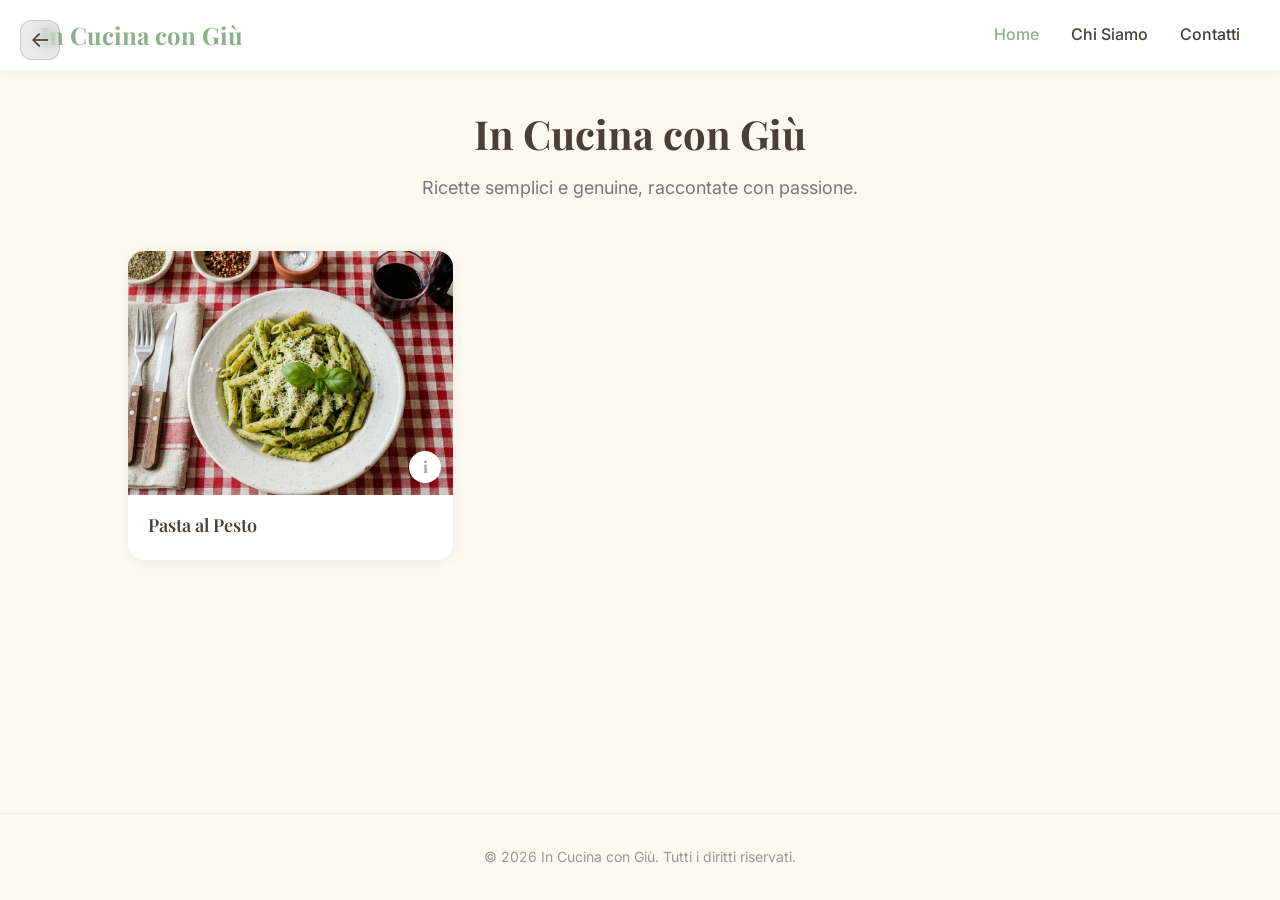
<file: ricetta pasta al pesto 2 1/index.html>
<!DOCTYPE html>
<html lang="it">
<head>
  <meta charset="UTF-8">
  <meta name="viewport" content="width=device-width, initial-scale=1.0">
  <title>Homepage | In Cucina con Giù</title>
  <link rel="stylesheet" href="css/style.css">
</head>
<body>
  <header>
    <nav>
      <a href="/" class="logo">In Cucina con Giù</a>
      <ul class="nav-links">
        <li><a href="/" class="active">Home</a></li>
        <li><a href="chi-siamo.html">Chi Siamo</a></li>
        <li><a href="contatti.html">Contatti</a></li>
      </ul>
    </nav>
  </header>

  <main class="home">
    <section class="hero">
      <h1>In Cucina con Giù</h1>
      <p>Ricette semplici e genuine, raccontate con passione.</p>
    </section>

    <section class="grid">
      <article class="card">
        <div class="card-image">
          <img src="image/Gemini_Generated_Image_ss512dss512dss51.png" alt="Pasta al Pesto" loading="lazy">
          <button class="info-btn"
            data-title="Pasta al Pesto"
            data-time="25 min"
            data-difficulty="Facile"
            data-servings="3 persone"
            data-description="La vera pasta al pesto genovese, semplice e veloce con ingredienti freschi."
            data-href="ricette/pasta-al-pesto.html"
            aria-label="Info su Pasta al Pesto">i</button>
        </div>
        <div class="card-body">
          <a href="ricette/pasta-al-pesto.html" class="card-link">
            <h3>Pasta al Pesto</h3>
          </a>
        </div>
      </article>
    </section>
  </main>

  <footer>
    <p>&copy; 2026 In Cucina con Giù. Tutti i diritti riservati.</p>
  </footer>

  <!-- Modale -->
  <div class="modal-overlay" id="modal-overlay">
    <div class="modal" role="dialog" aria-modal="true">
      <button class="modal-close" id="modal-close" aria-label="Chiudi">&times;</button>
      <h2 id="modal-title"></h2>
      <div class="modal-meta">
        <span>⏱ <span id="modal-time"></span></span>
        <span>📋 <span id="modal-difficulty"></span></span>
        <span>👥 <span id="modal-servings"></span></span>
      </div>
      <p id="modal-desc"></p>
      <a id="modal-link" href="" class="modal-link">Vedi ricetta completa</a>
    </div>
  </div>

  <script src="js/main.js"></script>
  <a href="../index.html" class="back-btn">←</a>
</body>
</html>
</file>
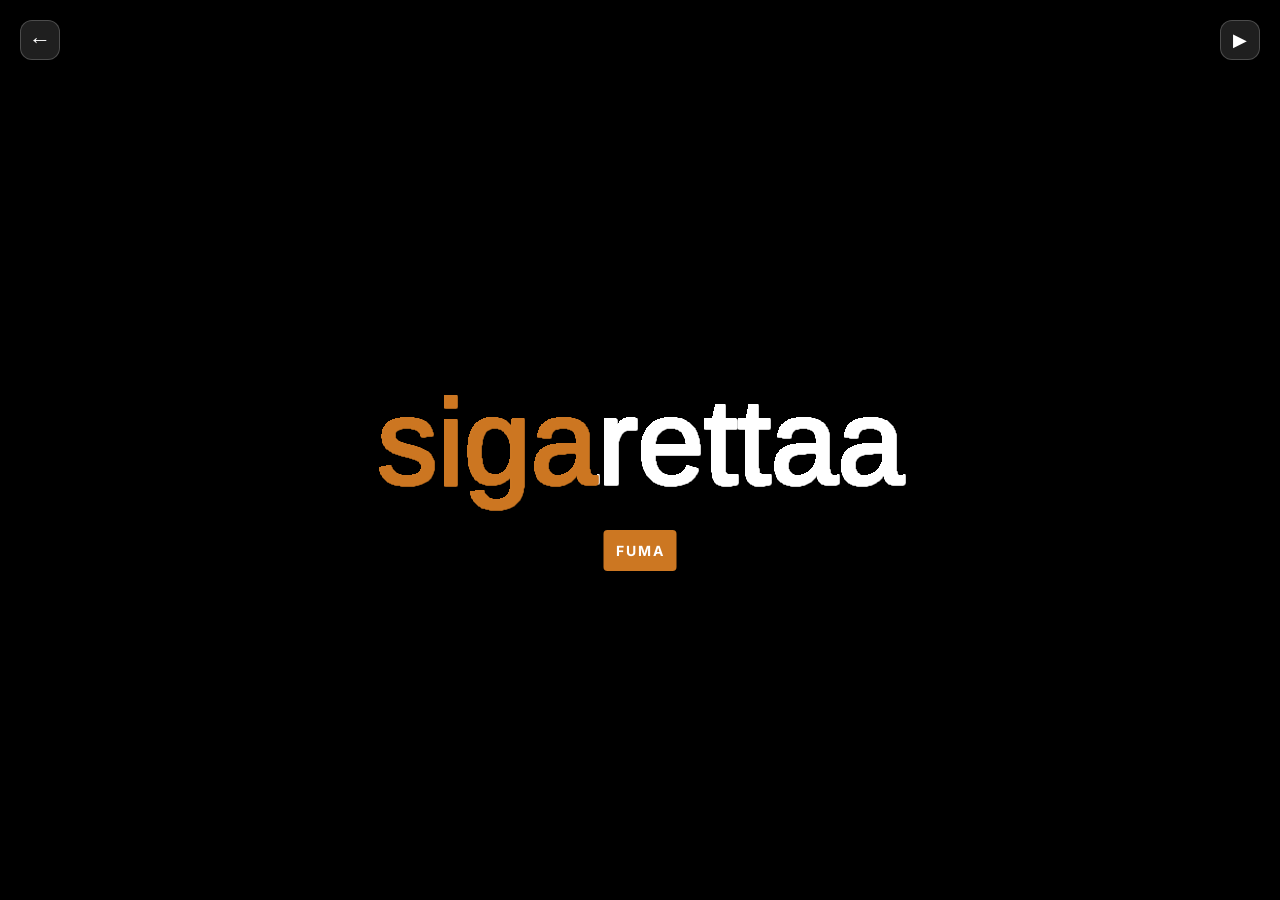
<file: tipografia cinetica 1/index.html>
<!DOCTYPE html>
<html lang="it">
<head>
  <meta charset="UTF-8">
  <meta name="viewport" content="width=device-width, initial-scale=1.0">
  <title>Sigaretta — Combustione Tipografica</title>
  <link rel="preconnect" href="https://fonts.googleapis.com">
  <link rel="preconnect" href="https://fonts.gstatic.com" crossorigin>
  <link href="https://fonts.googleapis.com/css2?family=Inter:wght@400;500;700&display=swap" rel="stylesheet">
  <style>
    * { margin: 0; padding: 0; box-sizing: border-box; }
    body {
      background: #000;
      display: flex;
      height: 100vh;
      overflow: hidden;
      font-family: 'Helvetica Neue', Arial, sans-serif;
    }
    #canvas-container {
      flex: 1;
      position: relative;
      display: flex;
      align-items: center;
      justify-content: center;
    }
    #canvas {
      display: block;
    }
    #sidebar {
      position: fixed;
      top: 0;
      right: 0;
      width: 260px;
      height: 100vh;
      background: #111;
      padding: 30px 20px;
      display: flex;
      flex-direction: column;
      gap: 20px;
      border-left: 1px solid #222;
      transform: translateX(100%);
      transition: transform 0.35s ease;
      z-index: 100;
    }
    #sidebar.open {
      transform: translateX(0);
    }
    #sidebar-toggle {
      position: fixed;
      top: 20px;
      right: 20px;
      z-index: 101;
      width: 40px;
      height: 40px;
      display: flex;
      align-items: center;
      justify-content: center;
      background: rgba(255,255,255,0.12);
      backdrop-filter: blur(8px);
      -webkit-backdrop-filter: blur(8px);
      border: 1px solid rgba(255,255,255,0.2);
      border-radius: 12px;
      color: #fff;
      font-size: 18px;
      cursor: pointer;
      text-decoration: none;
      transition: background 0.2s, transform 0.2s;
    }
    #sidebar-toggle:hover {
      background: rgba(255,255,255,0.25);
      transform: scale(1.12);
    }
    #sidebar label {
      color: #fff;
      font-size: 12px;
      font-family: 'Inter', sans-serif;
      font-weight: 500;
      text-transform: uppercase;
      letter-spacing: 1px;
      display: flex;
      flex-direction: column;
      gap: 6px;
    }
    #sidebar input[type="range"] {
      width: 100%;
      background: #333;
      height: 4px;
      -webkit-appearance: none;
      appearance: none;
      border-radius: 2px;
      outline: none;
    }
    #sidebar input[type="range"]::-webkit-slider-thumb {
      -webkit-appearance: none;
      width: 14px;
      height: 14px;
      border-radius: 50%;
      background: #fff;
      cursor: pointer;
    }
    #sidebar .value {
      color: #999;
      font-size: 11px;
      font-family: 'Inter', sans-serif;
      font-weight: 400;
      text-align: right;
    }
    #sidebar input[type="color"] {
      width: 100%;
      height: 32px;
      border: none;
      background: transparent;
      cursor: pointer;
    }
    #play-btn, #puff-btn {
      padding: 12px;
      color: #000;
      border: none;
      border-radius: 4px;
      font-size: 14px;
      font-weight: 700;
      font-family: 'Inter', sans-serif;
      cursor: pointer;
      text-transform: uppercase;
      letter-spacing: 2px;
    }
    #play-btn {
      background: #fff;
    }
    #play-btn:hover {
      background: #ddd;
    }
    #puff-btn {
      position: absolute;
      left: 50%;
      transform: translateX(-50%);
      background: #CC7722;
      color: #fff;
    }
    #puff-btn:hover {
      background: #B8661A;
    }
    .back-btn {
      position: fixed;
      top: 20px;
      left: 20px;
      z-index: 9999;
      width: 40px;
      height: 40px;
      display: flex;
      align-items: center;
      justify-content: center;
      background: rgba(255,255,255,0.12);
      backdrop-filter: blur(8px);
      -webkit-backdrop-filter: blur(8px);
      border: 1px solid rgba(255,255,255,0.2);
      border-radius: 12px;
      color: #fff;
      font-size: 22px;
      text-decoration: none;
      transition: background 0.2s, transform 0.2s;
    }
    .back-btn:hover {
      background: rgba(255,255,255,0.25);
      transform: scale(1.12);
    }
  </style>
</head>
<body>
  <div id="canvas-container">
    <canvas id="canvas"></canvas>
    <button id="puff-btn">FUMA</button>
  </div>
  <div id="sidebar">
    <label>
      Font Size (px)
      <input type="range" id="font-size" min="40" max="300" value="120">
      <span class="value" id="font-size-val">120</span>
    </label>
    <label>
      Stroke
      <input type="range" id="stroke" min="0" max="20" value="2" step="0.5">
      <span class="value" id="stroke-val">2</span>
    </label>
    <label>
      Colore Testo
      <input type="color" id="text-color" value="#ffffff">
    </label>
    <label>
      Colore Fumo
      <input type="color" id="smoke-color" value="#888888">
    </label>
    <label>
      Colore Cenere
      <input type="color" id="ash-color" value="#444444">
    </label>
    <label>
      Colore Sfondo
      <input type="color" id="bg-color" value="#000000">
    </label>
    <label>
      Blur Fumo
      <input type="range" id="blur" min="0" max="12" value="6" step="0.5">
      <span class="value" id="blur-val">6</span>
    </label>
    <label>
      Opacità Fumo
      <input type="range" id="opacity" min="0" max="100" value="3">
      <span class="value" id="opacity-val">3</span>
    </label>
    <label>
      Velocità
      <input type="range" id="speed" min="1" max="20" value="1">
      <span class="value" id="speed-val">1</span>
    </label>
    <button id="play-btn">▶ START</button>
  </div>
  <button id="sidebar-toggle">▶</button>
  <script>
    const canvas = document.getElementById('canvas');
    const ctx = canvas.getContext('2d');
    const offCanvas = document.createElement('canvas');
    const offCtx = offCanvas.getContext('2d');

    let W, H;
    let particles = [];
    let combustionFront = 0;
    let puffIndex = 9;
    let burnLetter = null;
    let dissolveFront = 1;
    let letterMinX = [];
    let letterMaxX = [];
    let isPlaying = false;
    let isComplete = false;
    let animationId = null;

    const WORD = 'sigarettaa';
    const FONT_FAMILY = 'Arial, "Helvetica Neue", sans-serif';

    function getConfig() {
      return {
        fontSize: parseInt(document.getElementById('font-size').value),
        stroke: parseFloat(document.getElementById('stroke').value),
        textColor: document.getElementById('text-color').value,
        smokeColor: document.getElementById('smoke-color').value,
        ashColor: document.getElementById('ash-color').value,
        bgColor: document.getElementById('bg-color').value,
        blur: parseFloat(document.getElementById('blur').value),
        smokeOpacity: parseInt(document.getElementById('opacity').value) / 100,
        speed: parseInt(document.getElementById('speed').value),
      };
    }

    function positionPuffBtn() {
      const fontSize = parseInt(document.getElementById('font-size').value);
      const btn = document.getElementById('puff-btn');
      const wordBottom = H / 2 + fontSize / 2;
      btn.style.top = (wordBottom + 20) + 'px';
    }

    function resizeCanvas() {
      const container = document.getElementById('canvas-container');
      W = container.clientWidth;
      H = container.clientHeight;
      canvas.width = W;
      canvas.height = H;
      ctx.imageSmoothingEnabled = false;
      positionPuffBtn();
    }

    function rasterizeText() {
      const config = getConfig();
      const maxDim = Math.max(W, H);

      offCanvas.width = maxDim;
      offCanvas.height = maxDim;

      offCtx.clearRect(0, 0, maxDim, maxDim);

      offCtx.save();
      offCtx.textAlign = 'center';
      offCtx.textBaseline = 'middle';
      offCtx.font = `${config.fontSize}px ${FONT_FAMILY}`;
      offCtx.fillStyle = '#fff';
      offCtx.translate(maxDim / 2, maxDim / 2);
      if (config.stroke > 0) {
        offCtx.lineWidth = config.stroke;
        offCtx.strokeStyle = '#fff';
        offCtx.strokeText(WORD, 0, 0);
      }
      offCtx.fillText(WORD, 0, 0);
      const totalWidth = offCtx.measureText(WORD).width;

      const letterBounds = [];
      for (let i = 1; i <= WORD.length; i++) {
        const w = offCtx.measureText(WORD.substring(0, i)).width;
        letterBounds.push(W / 2 - totalWidth / 2 + w);
      }

      const imageData = offCtx.getImageData(0, 0, maxDim, maxDim);
      const data = imageData.data;

      particles = [];
      letterMinX = new Array(WORD.length).fill(Infinity);
      letterMaxX = new Array(WORD.length).fill(-Infinity);

      for (let x = maxDim - 1; x >= 0; x--) {
        for (let y = 0; y < maxDim; y++) {
          const idx = (y * maxDim + x) * 4;
          const alpha = data[idx + 3];
          if (alpha > 128) {
            const px = x - (maxDim - W) / 2;
            const py = y - (maxDim - H) / 2;

            let letterIndex = 0;
            for (let i = 0; i < letterBounds.length; i++) {
              if (px >= letterBounds[i]) letterIndex = i + 1;
            }

            letterMinX[letterIndex] = Math.min(letterMinX[letterIndex], px);
            letterMaxX[letterIndex] = Math.max(letterMaxX[letterIndex], px);

            particles.push({
              x: px,
              y: py,
              ppx: px,
              ppy: py,
              vx: 0,
              vy: 0,
              size: config.stroke > 0 ? config.stroke + 0.5 : 1.5,
              opacity: 1,
              state: 'TEXT',
              age: 0,
              color: '#ffffff',
              phase: 0,
              letterIndex,
              isFilter: letterIndex < 4,
            });
          }
        }
      }
    }

    const FILTER_COLOR = '#CC7722';

    function drawInitial() {
      const config = getConfig();
      ctx.fillStyle = config.bgColor;
      ctx.fillRect(0, 0, W, H);
      particles.forEach(p => {
        ctx.globalAlpha = 1;
        ctx.fillStyle = p.isFilter ? FILTER_COLOR : config.textColor;
        ctx.fillRect(p.x, p.y, p.size, p.size);
      });
      ctx.globalAlpha = 1;
    }

    const STATE_TEXT = 'TEXT';
    const STATE_EMBER = 'EMBER';
    const STATE_SMOKE = 'SMOKE';
    const STATE_ASH = 'ASH';
    const STATE_GONE = 'GONE';

    const SMOKE_DURATION = 300;
    const ASH_DURATION = 60;
    const time = { t: 0 };

    function lerpColor(p, fromHex, toHex, t) {
      t = Math.max(0, Math.min(1, t));
      const fr = parseInt(fromHex.slice(1,3), 16);
      const fg = parseInt(fromHex.slice(3,5), 16);
      const fb = parseInt(fromHex.slice(5,7), 16);
      const tr = parseInt(toHex.slice(1,3), 16);
      const tg = parseInt(toHex.slice(3,5), 16);
      const tb = parseInt(toHex.slice(5,7), 16);
      const r = Math.round(fr + (tr - fr) * t);
      const g = Math.round(fg + (tg - fg) * t);
      const b = Math.round(fb + (tb - fb) * t);
      p.color = `rgb(${r},${g},${b})`;
    }

    function updateParticles(config, puff, dt) {
      time.t += dt * 0.01;

      if (burnLetter !== null) {
        dissolveFront = Math.min(1, dissolveFront + 0.02 * dt);
      }

      particles.forEach((p) => {
        if (p.state === STATE_TEXT && !p.isFilter && p.letterIndex === burnLetter) {
          const leftX = letterMinX[p.letterIndex];
          const rightX = letterMaxX[p.letterIndex];
          const xRatio = rightX > leftX ? (p.x - leftX) / (rightX - leftX) : 1;
          if (xRatio < 1 - dissolveFront) return;

          p.state = STATE_EMBER;
          p.age = 0;
          p.ppx = p.x;
          p.ppy = p.y;
          p.color = '#FF6600';
        }

        if (p.state !== STATE_TEXT) {
          p.ppx = p.x;
          p.ppy = p.y;
        }

        p.age++;

        if (p.state === STATE_EMBER) {
          if (p.age >= 6) {
            p.state = STATE_SMOKE;
            p.age = 0;
            p.vx = Math.random() * 0.4 + 0.1;
            p.vy = -(Math.random() * 1 + 0.5);
            p.size = Math.max(1.5, p.size);
            p.phase = Math.random() * Math.PI * 2;
            p.opacity = 1;
          }
        } else if (p.state === STATE_SMOKE) {
          const t = p.age / SMOKE_DURATION;
          const wave = Math.sin(time.t * 2 + p.phase) * 0.3 + Math.sin(time.t * 1.3 + p.phase * 1.7) * 0.2;
          p.vx += wave * 0.01 + (Math.random() - 0.5) * 0.02 + 0.006;
          p.vy += (Math.random() - 0.5) * 0.01 - 0.005 - t * 0.01;
          p.vx = Math.min(1.5, p.vx);
          p.x += p.vx;
          p.y += p.vy;
          p.size += 0.025;
          p.opacity = Math.max(0, Math.sin(t * Math.PI) * 0.8);
          lerpColor(p, config.textColor, config.smokeColor, Math.min(1, t * 2));

          if (p.age >= SMOKE_DURATION) {
            if (Math.random() < 0.15) {
              p.state = STATE_ASH;
              p.age = 0;
              p.vy = Math.random() * 0.2 + 0.05;
              p.vx = (Math.random() - 0.5) * 0.1;
              p.size = Math.max(0.5, p.size * 0.15);
              p.phase = Math.random();
            } else {
              p.state = STATE_GONE;
            }
          }
        } else if (p.state === STATE_ASH) {
          const t = p.age / ASH_DURATION;
          p.vy += 0.004;
          p.vx += (Math.random() - 0.5) * 0.005;
          p.x += p.vx;
          p.y += p.vy;
          p.size = Math.max(0.3, p.size - 0.002);
          lerpColor(p, config.smokeColor, config.ashColor, Math.min(1, t * 2));

          if (p.y + p.size >= H) {
            p.y = H - p.size;
            p.vy = 0;
            p.vx = 0;
            p.opacity = Math.max(0.4, 0.8 - (p.age - ASH_DURATION) * 0.002);
          } else {
            p.opacity = Math.max(0.3, 1 - t * 0.6);
          }

          if ((p.age >= ASH_DURATION + 300 && p.y >= H - p.size - 1) || p.opacity <= 0.01) {
            if (p.y < H - p.size) p.state = STATE_GONE;
          }
        }
      });

      if (burnLetter !== null && dissolveFront >= 1) {
        burnLetter = null;
      }
    }

    function render(config) {
      ctx.fillStyle = config.bgColor;
      ctx.fillRect(0, 0, W, H);

      particles.forEach(p => {
        if (p.state !== STATE_TEXT) return;
        ctx.globalAlpha = 1;
        ctx.fillStyle = p.isFilter ? FILTER_COLOR : config.textColor;
        ctx.fillRect(p.x, p.y, p.size, p.size);
      });

      particles.forEach(p => {
        if (p.state !== STATE_EMBER) return;
        const t = p.age / 6;
        ctx.globalAlpha = 1 - t * 0.3;
        ctx.fillStyle = `rgb(255, ${Math.round(120 - t * 80)}, 0)`;
        ctx.fillRect(p.x, p.y, p.size + 1, p.size + 1);
      });

      if (config.blur > 0) ctx.filter = `blur(${config.blur}px)`;
      ctx.lineCap = 'round';
      particles.forEach(p => {
        if (p.state !== STATE_SMOKE) return;
        ctx.globalAlpha = p.opacity * config.smokeOpacity;
        ctx.strokeStyle = p.color;
        ctx.lineWidth = p.size * 3;
        ctx.beginPath();
        ctx.moveTo(p.ppx, p.ppy);
        ctx.lineTo(p.x, p.y);
        ctx.stroke();
      });

      ctx.filter = 'none';
      ctx.lineCap = 'butt';
      particles.forEach(p => {
        if (p.state !== STATE_ASH) return;
        ctx.globalAlpha = p.opacity;
        ctx.fillStyle = p.color;
        const grain = p.phase !== undefined ? p.phase * 0.6 : 0.3;
        ctx.fillRect(p.x, p.y, Math.max(0.5, p.size + grain), Math.max(0.5, p.size - grain * 0.3));
        ctx.fillRect(p.x + grain * 0.5, p.y - grain * 0.3, Math.max(0.3, p.size * 0.5), Math.max(0.3, p.size * 0.5));
      });

      ctx.globalAlpha = 1;
    }

    let lastTime = 0;

    function animate(timestamp) {
      const dt = lastTime ? (timestamp - lastTime) / 16.67 : 1;
      lastTime = timestamp;

      if (isPlaying && !isComplete) {
        const config = getConfig();
        updateParticles(config, puffIndex, dt);
        render(config);
      } else if (isComplete) {
        render(getConfig());
        isPlaying = false;
        document.getElementById('play-btn').textContent = '⟳ RESET';
        return;
      }

      animationId = requestAnimationFrame(animate);
    }

    document.getElementById('play-btn').addEventListener('click', () => {
      if (isComplete || puffIndex < 4) {
        resetAnimation();
      } else {
        isPlaying = !isPlaying;
        document.getElementById('play-btn').textContent = isPlaying ? '⏸ PAUSE' : '▶ START';
      }
    });

    document.getElementById('puff-btn').addEventListener('click', () => {
      if (isComplete || puffIndex < 4) return;
      burnLetter = puffIndex;
      dissolveFront = 0;
      puffIndex--;
      if (!isPlaying) {
        isPlaying = true;
        document.getElementById('play-btn').textContent = '⏸ PAUSE';
      }
    });

    function resetAnimation() {
      isComplete = false;
      isPlaying = false;
      puffIndex = 9;
      burnLetter = null;
      dissolveFront = 1;
      combustionFront = 0;
      lastTime = 0;
      document.getElementById('play-btn').textContent = '▶ START';
      rasterizeText();
      drawInitial();
      if (animationId) cancelAnimationFrame(animationId);
      animate(0);
    }

    document.getElementById('font-size').addEventListener('input', function() {
      document.getElementById('font-size-val').textContent = this.value;
      positionPuffBtn();
      if (!isPlaying && !isComplete) {
        rasterizeText();
        drawInitial();
      }
    });

    document.getElementById('stroke').addEventListener('input', function() {
      document.getElementById('stroke-val').textContent = this.value;
      if (!isPlaying && !isComplete) {
        rasterizeText();
        drawInitial();
      }
    });

    document.getElementById('text-color').addEventListener('input', function() {
      if (!isPlaying && !isComplete) {
        rasterizeText();
        drawInitial();
      }
    });

    document.getElementById('blur').addEventListener('input', function() {
      document.getElementById('blur-val').textContent = this.value;
    });
    document.getElementById('opacity').addEventListener('input', function() {
      document.getElementById('opacity-val').textContent = this.value;
    });
    document.getElementById('speed').addEventListener('input', function() {
      document.getElementById('speed-val').textContent = this.value;
    });
    document.getElementById('smoke-color').addEventListener('input', () => {});
    document.getElementById('ash-color').addEventListener('input', () => {});
    document.getElementById('bg-color').addEventListener('input', function() {
      if (!isPlaying && !isComplete) {
        drawInitial();
      }
    });

    document.getElementById('sidebar-toggle').addEventListener('click', function() {
      document.getElementById('sidebar').classList.toggle('open');
      this.textContent = this.textContent === '▶' ? '◀' : '▶';
    });

    window.addEventListener('resize', () => {
      resizeCanvas();
      rasterizeText();
      drawInitial();
    });

    resizeCanvas();
    rasterizeText();
    drawInitial();
    animate(0);
  </script>
  <a href="../index.html" class="back-btn">←</a>
</body>
</html>
</file>
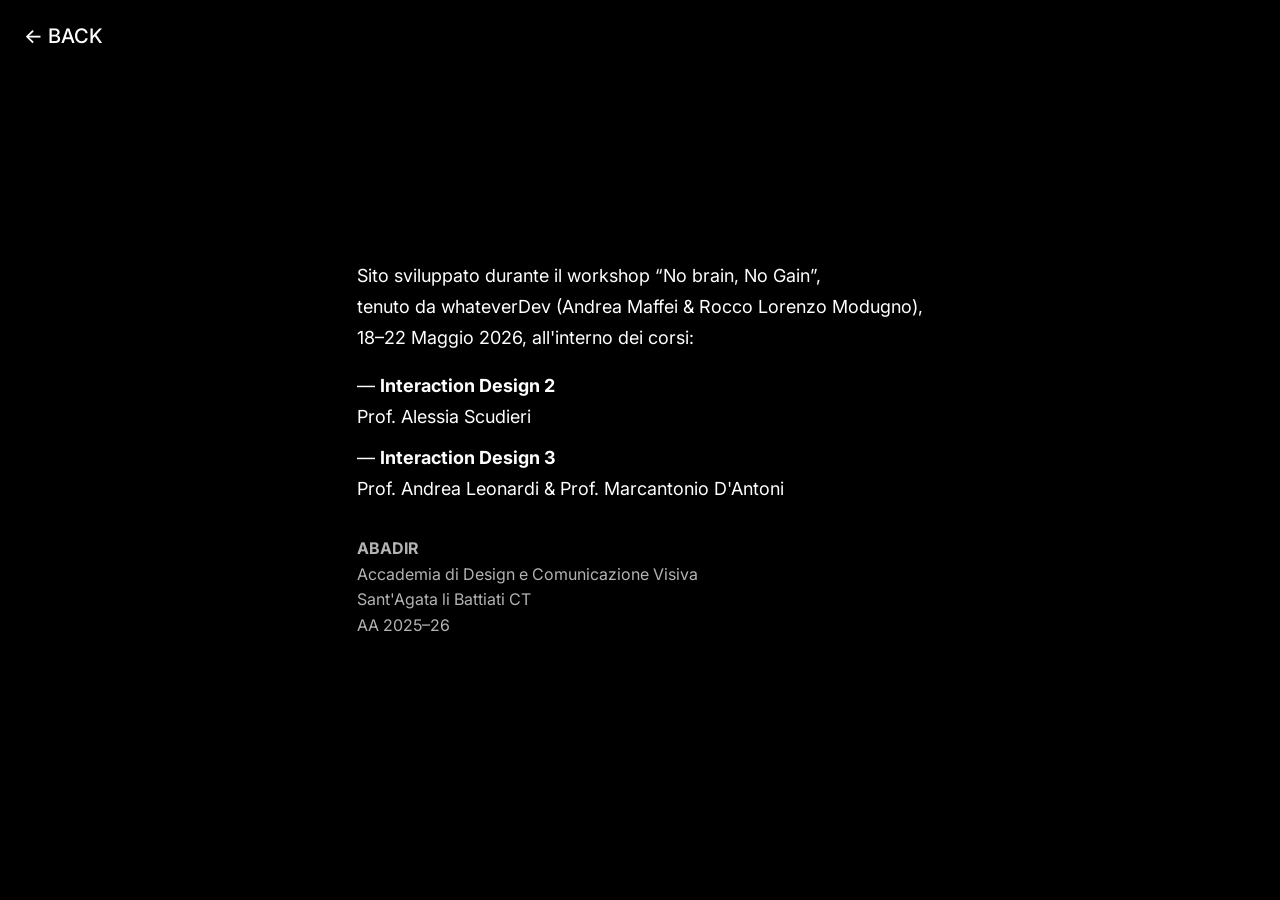
<file: about.html>
<!DOCTYPE html>
<html lang="it">
<head>
  <meta charset="UTF-8">
  <meta name="viewport" content="width=device-width, initial-scale=1.0">
  <title>About — Giulia Faro</title>
  <link rel="preconnect" href="https://fonts.googleapis.com">
  <link rel="preconnect" href="https://fonts.gstatic.com" crossorigin>
  <link href="https://fonts.googleapis.com/css2?family=Alfa+Slab+One&family=Inter:wght@400;500&display=swap" rel="stylesheet">
  <style>
    * {
      margin: 0;
      padding: 0;
      box-sizing: border-box;
    }

    body {
      background: #000;
      color: #fff;
      font-family: 'Inter', sans-serif;
      width: 100vw;
      min-height: 100vh;
      display: flex;
      flex-direction: column;
      align-items: center;
      justify-content: center;
      padding: 40px 30px;
    }

    #back {
      position: fixed;
      top: 24px;
      left: 24px;
      font-family: 'Inter', sans-serif;
      font-size: 20px;
      font-weight: 500;
      color: #fff;
      text-transform: uppercase;
      z-index: 10;
      cursor: pointer;
      text-decoration: none;
    }

    #back:hover {
      opacity: 0.6;
    }

    #content {
      max-width: 640px;
      text-align: left;
      line-height: 1.7;
    }

    #content p {
      margin-bottom: 1em;
      font-size: 18px;
    }

    #content .courses {
      list-style: none;
      padding: 0;
      margin: 0 0 1.5em 0;
    }

    #content .courses li {
      margin-bottom: 0.6em;
      font-size: 18px;
    }

    #content .courses li::before {
      content: "— ";
    }

    #content .school {
      margin-top: 2em;
      font-size: 16px;
      opacity: 0.7;
      line-height: 1.6;
    }
  </style>
</head>
<body>
  <a id="back" href="index.html">← back</a>
  <div id="content">
    <p>Sito sviluppato durante il workshop &ldquo;No brain, No Gain&rdquo;,<br>
    tenuto da whateverDev (Andrea Maffei &amp; Rocco Lorenzo Modugno),<br>
    18–22 Maggio 2026, all'interno dei corsi:</p>

    <ul class="courses">
      <li><strong>Interaction Design 2</strong><br>Prof. Alessia Scudieri</li>
      <li><strong>Interaction Design 3</strong><br>Prof. Andrea Leonardi &amp; Prof. Marcantonio D'Antoni</li>
    </ul>

    <div class="school">
      <strong>ABADIR</strong><br>
      Accademia di Design e Comunicazione Visiva<br>
      Sant'Agata li Battiati CT<br>
      AA 2025–26
    </div>
  </div>
</body>
</html>
</file>
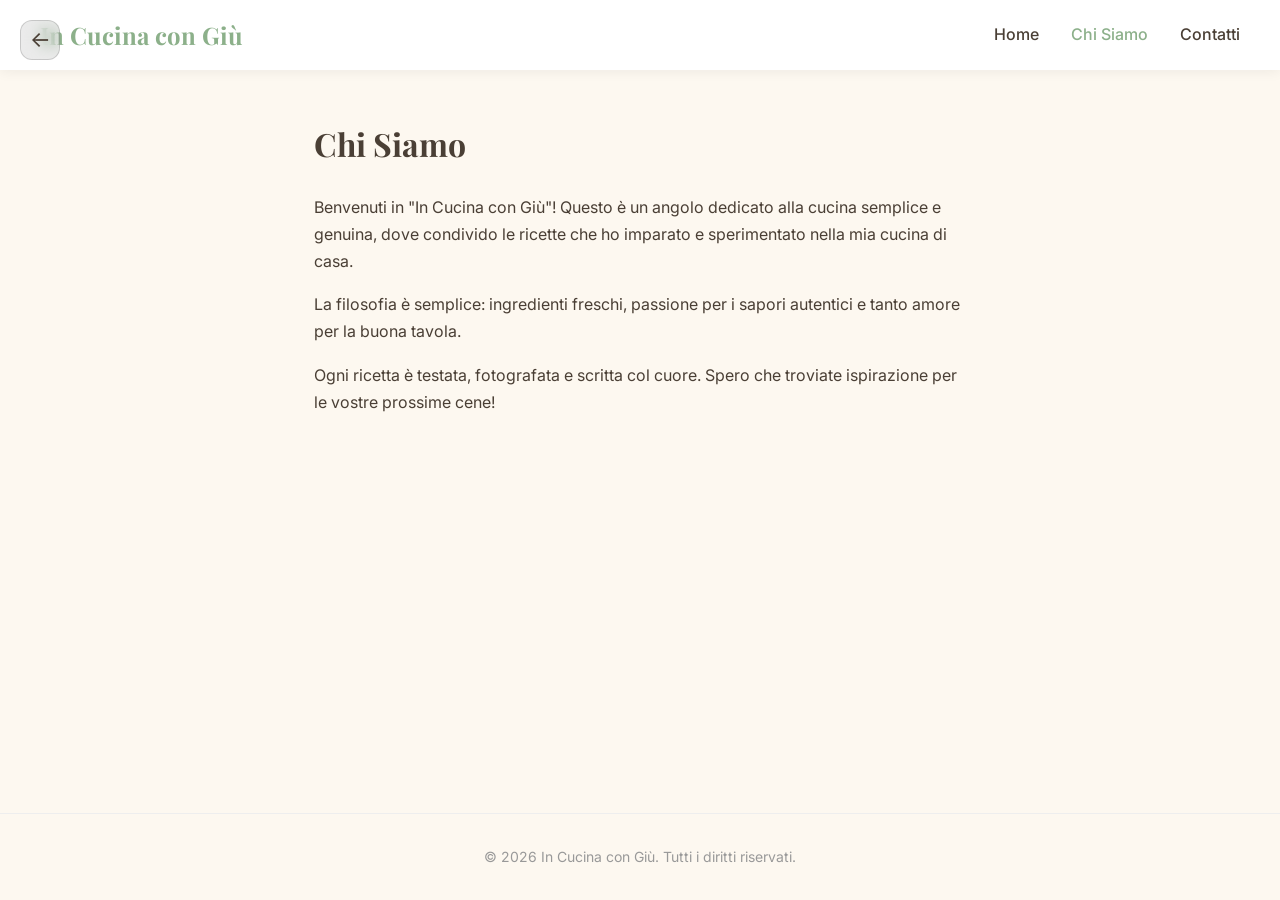
<file: ricetta pasta al pesto 2 1/chi-siamo.html>
<!DOCTYPE html>
<html lang="it">
<head>
  <meta charset="UTF-8">
  <meta name="viewport" content="width=device-width, initial-scale=1.0">
  <title>Chi Siamo | In Cucina con Giù</title>
  <link rel="stylesheet" href="css/style.css">
</head>
<body>
  <header>
    <nav>
      <a href="index.html" class="logo">In Cucina con Giù</a>
      <ul class="nav-links">
        <li><a href="index.html">Home</a></li>
        <li><a href="chi-siamo.html" class="active">Chi Siamo</a></li>
        <li><a href="contatti.html">Contatti</a></li>
      </ul>
    </nav>
  </header>

  <main class="page">
    <h1>Chi Siamo</h1>
    <p>Benvenuti in "In Cucina con Giù"! Questo è un angolo dedicato alla cucina semplice e genuina, dove condivido le ricette che ho imparato e sperimentato nella mia cucina di casa.</p>
    <p>La filosofia è semplice: ingredienti freschi, passione per i sapori autentici e tanto amore per la buona tavola.</p>
    <p>Ogni ricetta è testata, fotografata e scritta col cuore. Spero che troviate ispirazione per le vostre prossime cene!</p>
  </main>

  <footer>
    <p>&copy; 2026 In Cucina con Giù. Tutti i diritti riservati.</p>
  </footer>
  <a href="../index.html" class="back-btn">←</a>
</body>
</html>
</file>
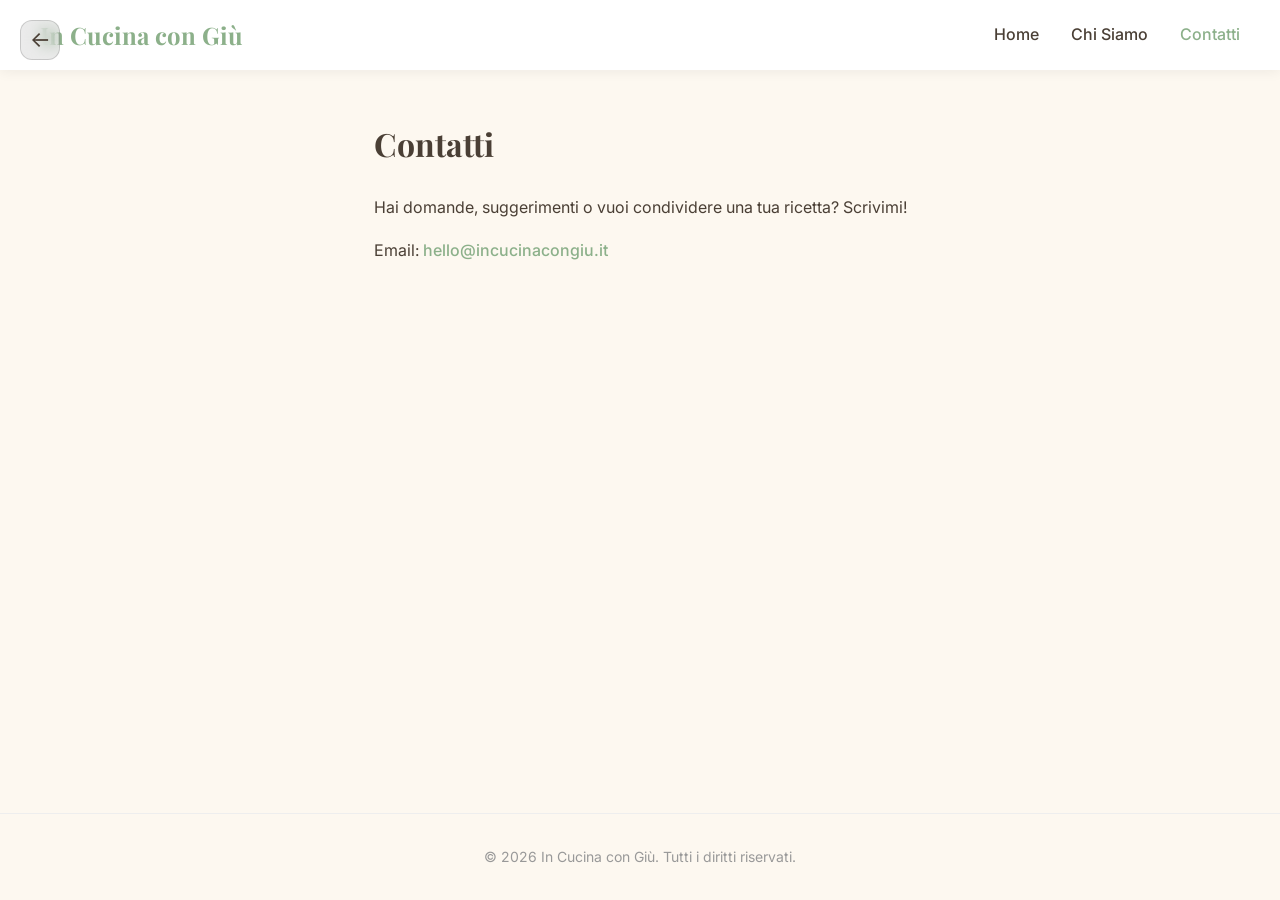
<file: ricetta pasta al pesto 2 1/contatti.html>
<!DOCTYPE html>
<html lang="it">
<head>
  <meta charset="UTF-8">
  <meta name="viewport" content="width=device-width, initial-scale=1.0">
  <title>Contatti | In Cucina con Giù</title>
  <link rel="stylesheet" href="css/style.css">
</head>
<body>
  <header>
    <nav>
      <a href="index.html" class="logo">In Cucina con Giù</a>
      <ul class="nav-links">
        <li><a href="index.html">Home</a></li>
        <li><a href="chi-siamo.html">Chi Siamo</a></li>
        <li><a href="contatti.html" class="active">Contatti</a></li>
      </ul>
    </nav>
  </header>

  <main class="page">
    <h1>Contatti</h1>
    <p>Hai domande, suggerimenti o vuoi condividere una tua ricetta? Scrivimi!</p>
    <p>Email: <a href="mailto:hello@incucinacongiu.it">hello@incucinacongiu.it</a></p>
  </main>

  <footer>
    <p>&copy; 2026 In Cucina con Giù. Tutti i diritti riservati.</p>
  </footer>
  <a href="../index.html" class="back-btn">←</a>
</body>
</html>
</file>
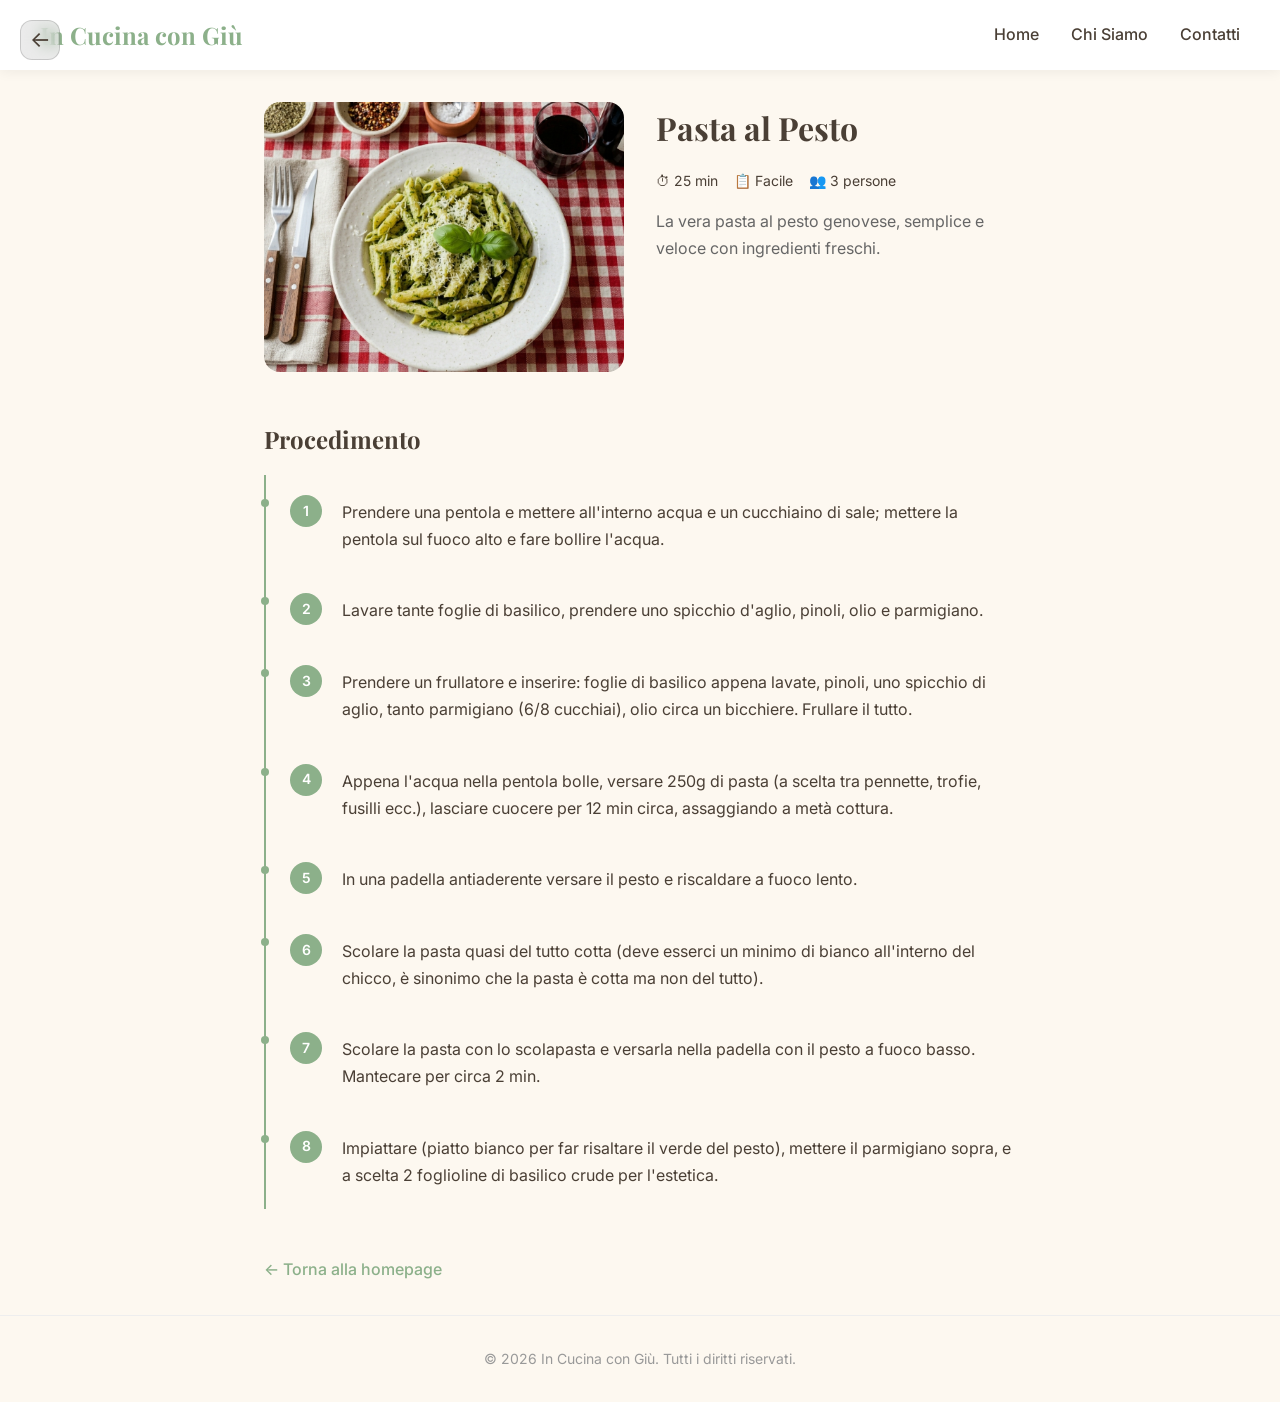
<file: ricetta pasta al pesto 2 1/ricette/pasta-al-pesto.html>
<!DOCTYPE html>
<html lang="it">
<head>
  <meta charset="UTF-8">
  <meta name="viewport" content="width=device-width, initial-scale=1.0">
  <title>Pasta al Pesto | In Cucina con Giù</title>
  <link rel="stylesheet" href="../css/style.css">
</head>
<body>
  <header>
    <nav>
      <a href="../index.html" class="logo">In Cucina con Giù</a>
      <ul class="nav-links">
        <li><a href="../index.html">Home</a></li>
        <li><a href="../chi-siamo.html">Chi Siamo</a></li>
        <li><a href="../contatti.html">Contatti</a></li>
      </ul>
    </nav>
  </header>

  <main class="recipe-page">
    <article>
      <div class="recipe-header">
        <div class="recipe-image">
          <img src="../image/Gemini_Generated_Image_ss512dss512dss51.png" alt="Pasta al Pesto">
        </div>
        <div class="recipe-info">
          <h1>Pasta al Pesto</h1>
          <div class="recipe-meta">
            <span>⏱ 25 min</span>
            <span>📋 Facile</span>
            <span>👥 3 persone</span>
          </div>
          <p class="recipe-description">La vera pasta al pesto genovese, semplice e veloce con ingredienti freschi.</p>
        </div>
      </div>

      <section class="steps">
        <h2>Procedimento</h2>

        <div class="step">
          <div class="step-number">1</div>
          <p class="step-text">Prendere una pentola e mettere all'interno acqua e un cucchiaino di sale; mettere la pentola sul fuoco alto e fare bollire l'acqua.</p>
        </div>

        <div class="step">
          <div class="step-number">2</div>
          <p class="step-text">Lavare tante foglie di basilico, prendere uno spicchio d'aglio, pinoli, olio e parmigiano.</p>
        </div>

        <div class="step">
          <div class="step-number">3</div>
          <p class="step-text">Prendere un frullatore e inserire: foglie di basilico appena lavate, pinoli, uno spicchio di aglio, tanto parmigiano (6/8 cucchiai), olio circa un bicchiere. Frullare il tutto.</p>
        </div>

        <div class="step">
          <div class="step-number">4</div>
          <p class="step-text">Appena l'acqua nella pentola bolle, versare 250g di pasta (a scelta tra pennette, trofie, fusilli ecc.), lasciare cuocere per 12 min circa, assaggiando a metà cottura.</p>
        </div>

        <div class="step">
          <div class="step-number">5</div>
          <p class="step-text">In una padella antiaderente versare il pesto e riscaldare a fuoco lento.</p>
        </div>

        <div class="step">
          <div class="step-number">6</div>
          <p class="step-text">Scolare la pasta quasi del tutto cotta (deve esserci un minimo di bianco all'interno del chicco, è sinonimo che la pasta è cotta ma non del tutto).</p>
        </div>

        <div class="step">
          <div class="step-number">7</div>
          <p class="step-text">Scolare la pasta con lo scolapasta e versarla nella padella con il pesto a fuoco basso. Mantecare per circa 2 min.</p>
        </div>

        <div class="step">
          <div class="step-number">8</div>
          <p class="step-text">Impiattare (piatto bianco per far risaltare il verde del pesto), mettere il parmigiano sopra, e a scelta 2 foglioline di basilico crude per l'estetica.</p>
        </div>
      </section>

      <a href="../index.html" class="back-link">&larr; Torna alla homepage</a>
    </article>
  </main>

  <footer>
    <p>&copy; 2026 In Cucina con Giù. Tutti i diritti riservati.</p>
  </footer>
  <a href="../../index.html" class="back-btn">←</a>
</body>
</html>
</file>
<file: pattern esercizio 1/style.css>
* {
  margin: 0;
  padding: 0;
  box-sizing: border-box;
}

body {
  font-family: system-ui, -apple-system, sans-serif;
  background: #1a1a1a;
  color: #eee;
  overflow: hidden;
  height: 100vh;
}

#app {
  display: flex;
  flex-direction: row;
  height: 100vh;
}

#canvas {
  flex: 1;
  display: block;
  min-width: 0;
  min-height: 0;
}

#controls {
  width: 280px;
  flex-shrink: 0;
  background: #000;
  padding: 16px;
  overflow-y: auto;
  border-left: 2px solid #fff;
}

fieldset {
  border: 1px solid #444;
  border-radius: 6px;
  padding: 12px;
  margin-bottom: 12px;
}

legend {
  padding: 0 6px;
  font-weight: 600;
  font-size: 0.85rem;
  text-transform: uppercase;
  letter-spacing: 0.05em;
}

label {
  display: block;
  font-family: 'Inter', sans-serif;
  font-size: 0.8rem;
  font-weight: 600;
  margin-bottom: 8px;
}

label input[type="range"] {
  width: 100%;
  margin-top: 6px;
  cursor: pointer;
   accent-color: #fff;
}

label input[type="range"]::-moz-range-track {
  height: 6px;
  background: #555;
  border-radius: 4px;
}

label input[type="range"]::-moz-range-thumb {
  width: 18px;
  height: 18px;
  border-radius: 50%;
  background: #fff;
  border: none;
  cursor: pointer;
}

label input[type="color"] {
  display: block;
  margin-top: 2px;
  border: none;
  background: none;
  width: 100%;
  height: 30px;
  cursor: pointer;
}

hr {
  border: none;
  border-top: 1px solid #333;
  margin: 8px 0;
}

button {
  width: 100%;
  padding: 8px;
  background: #3a3a3a;
  color: #eee;
  border: 1px solid #555;
  border-radius: 4px;
  cursor: pointer;
  font-size: 0.85rem;
}

button:hover {
  background: #4a4a4a;
}

#selectedModuleControls {
  border-color: #6af;
}

#selectedModuleControls p {
  color: #6af;
}

.attractor-item {
  display: flex;
  gap: 6px;
  align-items: center;
  margin-top: 8px;
  font-size: 0.8rem;
}

.attractor-item input[type="number"] {
  width: 60px;
  padding: 3px;
  background: #333;
  color: #eee;
  border: 1px solid #555;
  border-radius: 3px;
}

.attractor-item button {
  width: auto;
  padding: 3px 8px;
  background: #502;
  border-color: #a33;
}
</file>
<file: ricetta pasta al pesto 2 1/css/style.css>
@import url('https://fonts.googleapis.com/css2?family=Inter:wght@400;500;600&family=Playfair+Display:wght@400;600;700&display=swap');

:root {
  --bg: #FDF8F0;
  --accent: #8CB08A;
  --accent-hover: #7a9f78;
  --text: #4A3F35;
  --text-light: #777;
  --card-bg: #FFFFFF;
  --radius: 16px;
  --shadow: 0 2px 12px rgba(0,0,0,0.06);
  --shadow-hover: 0 8px 24px rgba(0,0,0,0.1);
  --max-width: 1200px;
}

* {
  margin: 0;
  padding: 0;
  box-sizing: border-box;
}

html {
  scroll-behavior: smooth;
}

body {
  font-family: 'Inter', sans-serif;
  background: var(--bg);
  color: var(--text);
  line-height: 1.6;
  min-height: 100vh;
  display: flex;
  flex-direction: column;
}

h1, h2, h3, h4 {
  font-family: 'Playfair Display', serif;
  color: var(--text);
}

a {
  color: inherit;
  text-decoration: none;
}

img {
  max-width: 100%;
  display: block;
}

/* Header */
header {
  background: var(--card-bg);
  padding: 1rem 2rem;
  box-shadow: var(--shadow);
  position: sticky;
  top: 0;
  z-index: 100;
}

header nav {
  max-width: var(--max-width);
  margin: 0 auto;
  display: flex;
  justify-content: space-between;
  align-items: center;
}

.logo {
  font-family: 'Playfair Display', serif;
  font-size: 1.5rem;
  font-weight: 700;
  color: var(--accent);
}

.nav-links {
  list-style: none;
  display: flex;
  gap: 2rem;
}

.nav-links a {
  color: var(--text);
  font-weight: 500;
  transition: color 0.2s;
}

.nav-links a:hover,
.nav-links a.active {
  color: var(--accent);
}

/* Footer */
footer {
  text-align: center;
  padding: 2rem;
  color: #999;
  font-size: 0.875rem;
  border-top: 1px solid #eee;
  margin-top: auto;
}

/* Main container */
main {
  flex: 1;
}

/* Homepage */
.home {
  max-width: var(--max-width);
  margin: 0 auto;
  padding: 2rem 1.5rem;
}

.hero {
  text-align: center;
  margin-bottom: 3rem;
}

.hero h1 {
  font-size: 2.5rem;
  margin-bottom: 0.5rem;
}

.hero p {
  font-size: 1.125rem;
  color: var(--text-light);
}

/* Card grid */
.grid {
  display: grid;
  grid-template-columns: repeat(auto-fill, minmax(280px, 1fr));
  gap: 1.5rem;
}

/* Card */
.card {
  background: var(--card-bg);
  border-radius: var(--radius);
  overflow: hidden;
  box-shadow: var(--shadow);
  transition: transform 0.2s, box-shadow 0.2s;
  cursor: pointer;
}

.card:hover {
  transform: translateY(-4px);
  box-shadow: var(--shadow-hover);
}

.card-image {
  position: relative;
  aspect-ratio: 4 / 3;
  background: #e8e0d8;
  overflow: hidden;
}

.card-image img {
  width: 100%;
  height: 100%;
  object-fit: cover;
}

.info-btn {
  position: absolute;
  bottom: 0.75rem;
  right: 0.75rem;
  width: 2rem;
  height: 2rem;
  border-radius: 50%;
  border: none;
  background: var(--card-bg);
  color: var(--accent);
  font-family: 'Playfair Display', serif;
  font-size: 1rem;
  font-weight: 700;
  cursor: pointer;
  box-shadow: 0 2px 8px rgba(0,0,0,0.15);
  transition: transform 0.2s;
  line-height: 1;
  display: flex;
  align-items: center;
  justify-content: center;
}

.info-btn:hover {
  transform: scale(1.1);
}

.card-body {
  padding: 1rem 1.25rem 1.25rem;
}

.card-body h3 {
  font-size: 1.125rem;
  font-weight: 600;
}

/* Modale */
.modal-overlay {
  display: none;
  position: fixed;
  inset: 0;
  background: rgba(0,0,0,0.4);
  z-index: 200;
  align-items: center;
  justify-content: center;
}

.modal-overlay.open {
  display: flex;
}

.modal {
  background: var(--card-bg);
  border-radius: var(--radius);
  padding: 2rem;
  max-width: 480px;
  width: 90%;
  position: relative;
  box-shadow: 0 4px 24px rgba(0,0,0,0.15);
  animation: modal-in 0.2s ease-out;
}

@keyframes modal-in {
  from {
    opacity: 0;
    transform: scale(0.95);
  }
  to {
    opacity: 1;
    transform: scale(1);
  }
}

.modal-close {
  position: absolute;
  top: 1rem;
  right: 1rem;
  background: none;
  border: none;
  font-size: 1.5rem;
  cursor: pointer;
  color: var(--text);
  line-height: 1;
}

.modal h2 {
  font-size: 1.5rem;
  margin-bottom: 1rem;
}

.modal-meta {
  display: flex;
  gap: 1rem;
  margin-bottom: 1rem;
  font-size: 0.875rem;
  flex-wrap: wrap;
}

.modal p {
  margin-bottom: 1.5rem;
  line-height: 1.6;
}

.modal-link {
  display: inline-block;
  background: var(--accent);
  color: white;
  padding: 0.5rem 1.25rem;
  border-radius: 8px;
  font-weight: 500;
  transition: background 0.2s;
}

.modal-link:hover {
  background: var(--accent-hover);
}

/* Recipe detail page */
.recipe-page {
  max-width: 800px;
  margin: 0 auto;
  padding: 2rem 1.5rem;
}

.recipe-header {
  display: grid;
  grid-template-columns: 1fr 1fr;
  gap: 2rem;
  margin-bottom: 3rem;
}

.recipe-image {
  border-radius: var(--radius);
  overflow: hidden;
  background: #e8e0d8;
  aspect-ratio: 4 / 3;
}

.recipe-image img {
  width: 100%;
  height: 100%;
  object-fit: cover;
}

.recipe-info h1 {
  font-size: 2rem;
  margin-bottom: 1rem;
}

.recipe-meta {
  display: flex;
  gap: 1rem;
  margin-bottom: 1rem;
  font-size: 0.875rem;
  flex-wrap: wrap;
}

.recipe-description {
  color: #666;
  line-height: 1.7;
}

.steps {
  margin-top: 2rem;
}

.steps h2 {
  font-size: 1.5rem;
  margin-bottom: 1rem;
}

.step {
  display: flex;
  gap: 1.25rem;
  align-items: flex-start;
  padding: 1.25rem 0;
  border-left: 2px solid var(--accent);
  padding-left: 1.5rem;
  position: relative;
}

.step::before {
  content: '';
  position: absolute;
  left: -5px;
  top: 1.5rem;
  width: 8px;
  height: 8px;
  border-radius: 50%;
  background: var(--accent);
}

.step-number {
  min-width: 2rem;
  height: 2rem;
  display: flex;
  align-items: center;
  justify-content: center;
  background: var(--accent);
  color: white;
  border-radius: 50%;
  font-weight: 600;
  font-size: 0.875rem;
  flex-shrink: 0;
}

.step-text {
  line-height: 1.7;
  padding-top: 0.25rem;
}

.back-link {
  display: inline-block;
  margin-top: 3rem;
  color: var(--accent);
  font-weight: 500;
  transition: opacity 0.2s;
}

.back-link:hover {
  opacity: 0.8;
}

/* Static pages */
.page {
  max-width: 700px;
  margin: 0 auto;
  padding: 3rem 1.5rem;
}

.page h1 {
  font-size: 2rem;
  margin-bottom: 1.5rem;
}

.page p {
  margin-bottom: 1rem;
  line-height: 1.7;
}

.page a {
  color: var(--accent);
  font-weight: 500;
}

.page a:hover {
  text-decoration: underline;
}

/* Responsive */
@media (max-width: 640px) {
  header {
    padding: 0.75rem 1rem;
  }

  header nav {
    flex-direction: column;
    gap: 0.75rem;
  }

  .nav-links {
    gap: 1.25rem;
  }

  .hero h1 {
    font-size: 1.75rem;
  }

  .recipe-header {
    grid-template-columns: 1fr;
  }

  .recipe-info h1 {
    font-size: 1.5rem;
  }

  .grid {
    grid-template-columns: 1fr;
  }
}

.back-btn {
  position: fixed;
  top: 20px;
  left: 20px;
  z-index: 9999;
  width: 40px;
  height: 40px;
  display: flex;
  align-items: center;
  justify-content: center;
  background: rgba(0,0,0,0.08);
  backdrop-filter: blur(8px);
  -webkit-backdrop-filter: blur(8px);
  border: 1px solid rgba(0,0,0,0.15);
  border-radius: 12px;
  color: #4A3F35;
  font-size: 22px;
  text-decoration: none;
  transition: background 0.2s, transform 0.2s;
}
.back-btn:hover {
  background: rgba(0,0,0,0.15);
  transform: scale(1.12);
}
</file>
